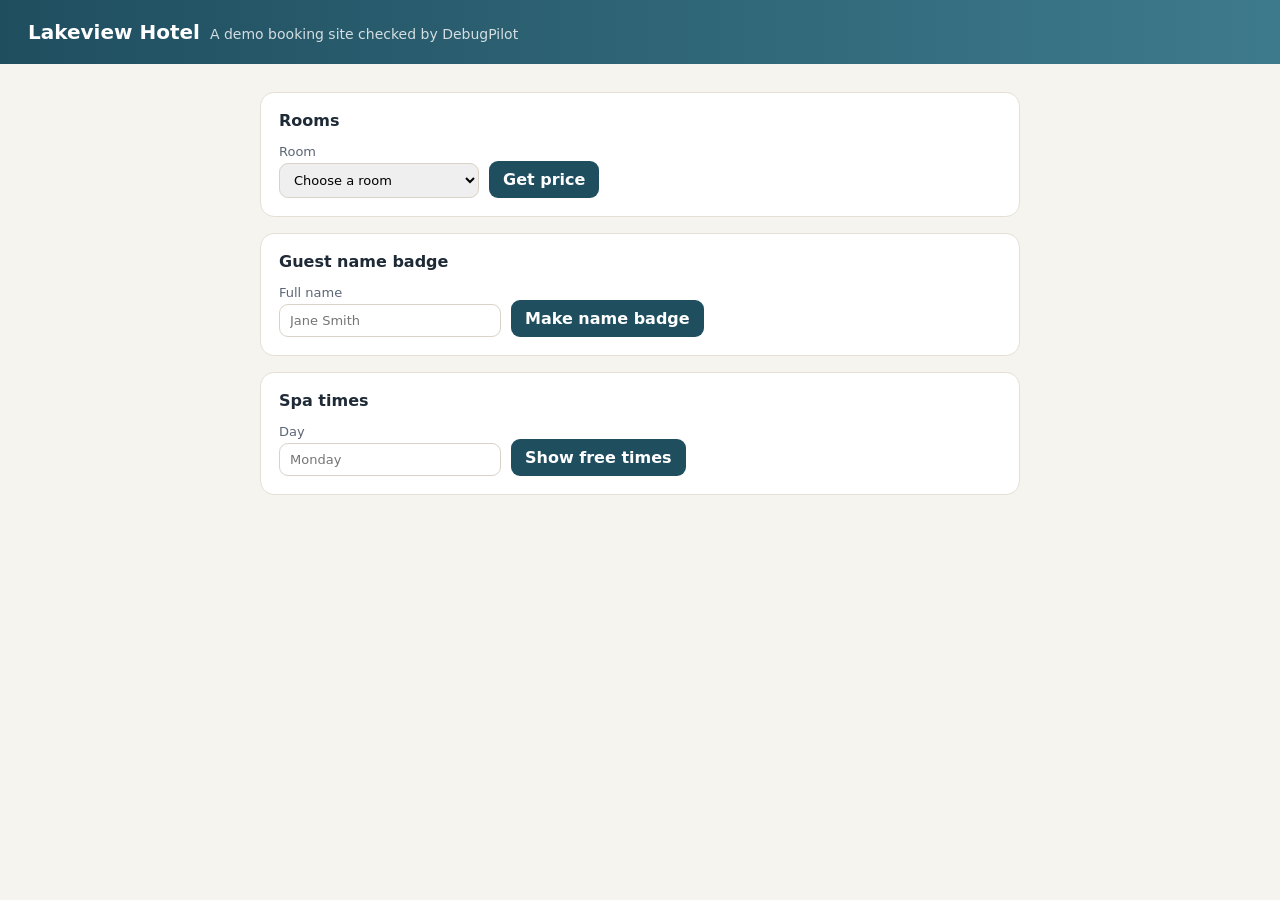
<file: demo-booking/index.html>
<!DOCTYPE html>
<html lang="en"><head><meta charset="utf-8"><meta name="viewport" content="width=device-width, initial-scale=1">
<title>Lakeview Hotel · DebugPilot demo site</title>
<style>
body{margin:0;font-family:system-ui,-apple-system,"Segoe UI",sans-serif;background:#f6f4ef;color:#1f2a37}
header{padding:20px 28px;background:linear-gradient(90deg,#1f4e5f,#3d7a8c);color:#fff}
header b{font-size:20px} header span{opacity:.8;margin-left:10px;font-size:14px}
main{max-width:760px;margin:0 auto;padding:28px;display:grid;gap:16px}
.card{background:#fff;border:1px solid #e5e0d6;border-radius:14px;padding:18px;display:flex;flex-wrap:wrap;gap:10px;align-items:end}
.card h2{width:100%;margin:0 0 4px;font-size:16px}
label{display:flex;flex-direction:column;gap:4px;font-size:13px;color:#5b6676}
input,select{font:inherit;padding:8px 10px;border:1px solid #d9d3c7;border-radius:9px;min-width:200px}
button{font:inherit;cursor:pointer;border:0;border-radius:9px;background:#1f4e5f;color:#fff;padding:9px 14px;font-weight:600}
.msg{min-height:22px;font-size:14px;color:#b3261e} .msg.ok{color:#1d7a46}
</style></head>
<body>
<header><b>Lakeview Hotel</b><span>A demo booking site checked by DebugPilot</span></header>
<main>
  <section class="card"><h2>Rooms</h2>
    <label>Room<select id="room"><option value="">Choose a room</option><option value="queen">Queen room</option><option value="king">King suite</option></select></label>
    <button id="price">Get price</button></section>
  <section class="card"><h2>Guest name badge</h2>
    <label>Full name<input id="name" placeholder="Jane Smith"></label>
    <button id="badge">Make name badge</button></section>
  <section class="card"><h2>Spa times</h2>
    <label>Day<input id="day" placeholder="Monday"></label>
    <button id="times">Show free times</button></section>
  <div id="msg" class="msg"></div>
</main>
<script src="booking.js"></script>
<script src="app.js"></script>
</body></html>
</file>
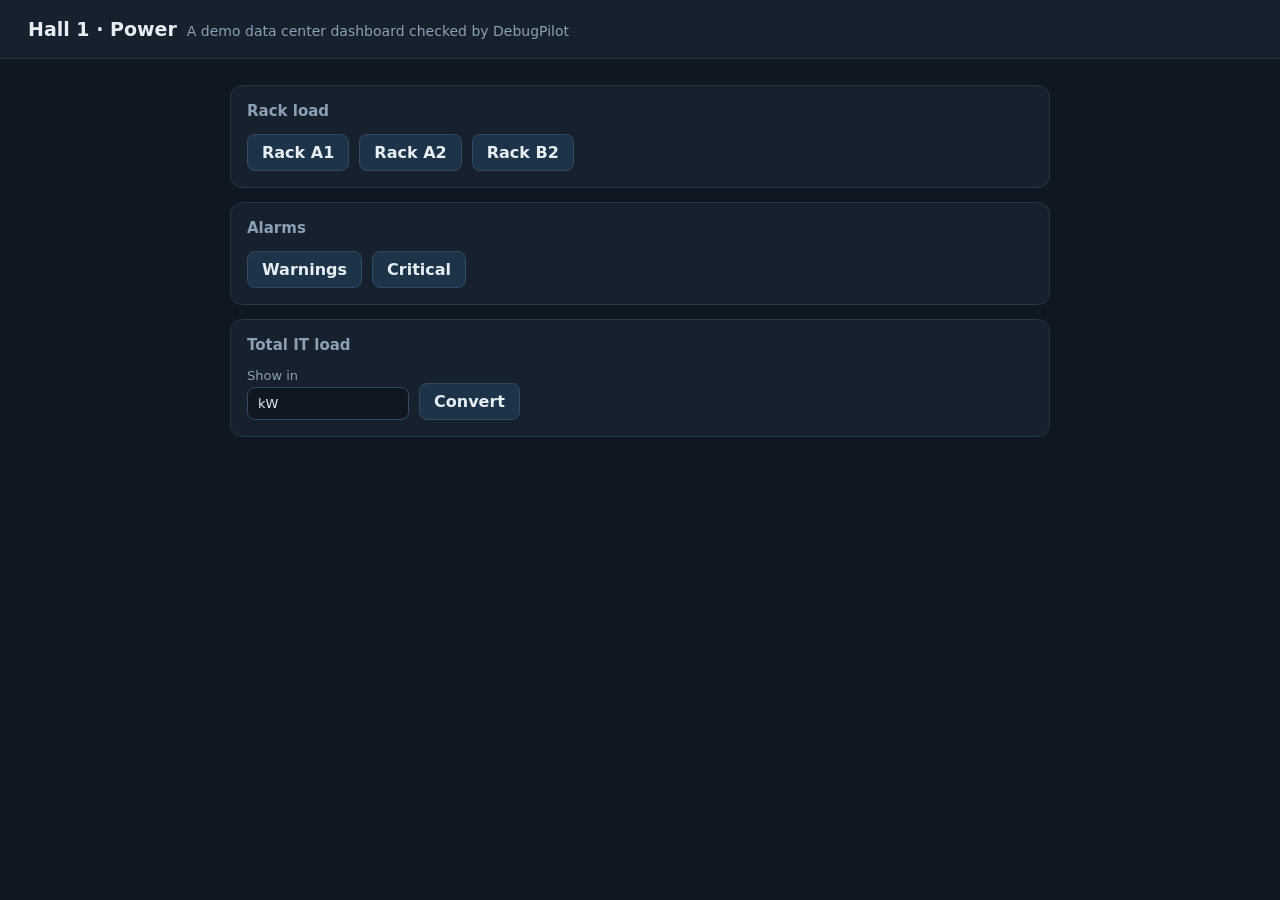
<file: demo-power/index.html>
<!DOCTYPE html>
<html lang="en"><head><meta charset="utf-8"><meta name="viewport" content="width=device-width, initial-scale=1">
<title>Power dashboard · DebugPilot demo site</title>
<style>
body{margin:0;font-family:system-ui,-apple-system,"Segoe UI",sans-serif;background:#0f1720;color:#e6edf3}
header{padding:18px 28px;background:#16212d;border-bottom:1px solid #263544}
header b{font-size:19px} header span{color:#8ba0b4;margin-left:10px;font-size:14px}
main{max-width:820px;margin:0 auto;padding:26px;display:grid;gap:14px}
.card{background:#16212d;border:1px solid #263544;border-radius:12px;padding:16px;display:flex;flex-wrap:wrap;gap:10px;align-items:end}
.card h2{width:100%;margin:0 0 4px;font-size:15px;color:#8ba0b4;font-weight:600}
button{font:inherit;cursor:pointer;border:1px solid #2f4a63;border-radius:8px;background:#1d3448;color:#e6edf3;padding:8px 14px;font-weight:600}
label{display:flex;flex-direction:column;gap:4px;font-size:13px;color:#8ba0b4}
input{font:inherit;padding:8px 10px;border:1px solid #2f4a63;border-radius:8px;background:#0f1720;color:#e6edf3;width:140px}
.msg{min-height:22px;font-size:14px;color:#ff8a7a} .msg.ok{color:#6fe0bf}
</style></head>
<body>
<header><b>Hall 1 · Power</b><span>A demo data center dashboard checked by DebugPilot</span></header>
<main>
  <section class="card"><h2>Rack load</h2><button data-rack="A1">Rack A1</button><button data-rack="A2">Rack A2</button><button data-rack="B2">Rack B2</button></section>
  <section class="card"><h2>Alarms</h2><button data-level="warning">Warnings</button><button data-level="critical">Critical</button></section>
  <section class="card"><h2>Total IT load</h2><label>Show in<input id="unit" value="kW"></label><button id="convert">Convert</button></section>
  <div id="msg" class="msg"></div>
</main>
<script src="power.js"></script>
<script src="app.js"></script>
</body></html>
</file>
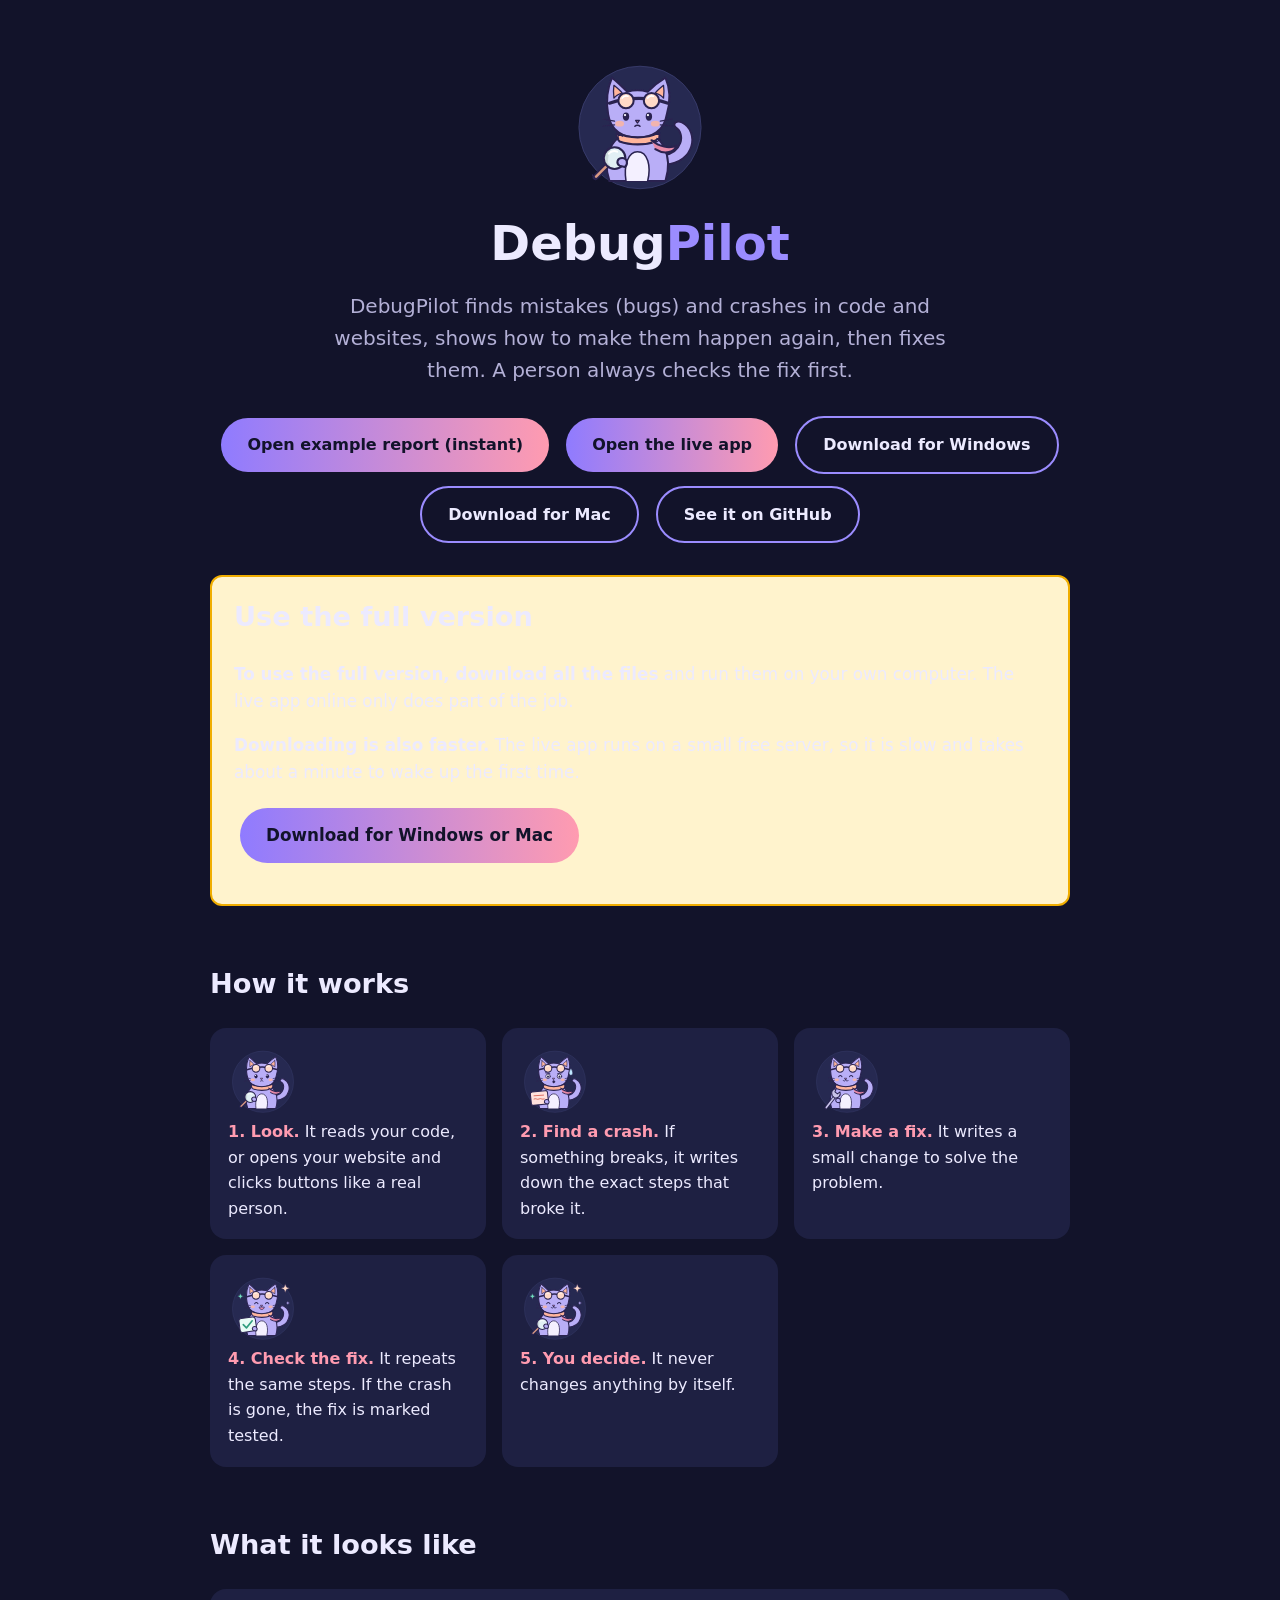
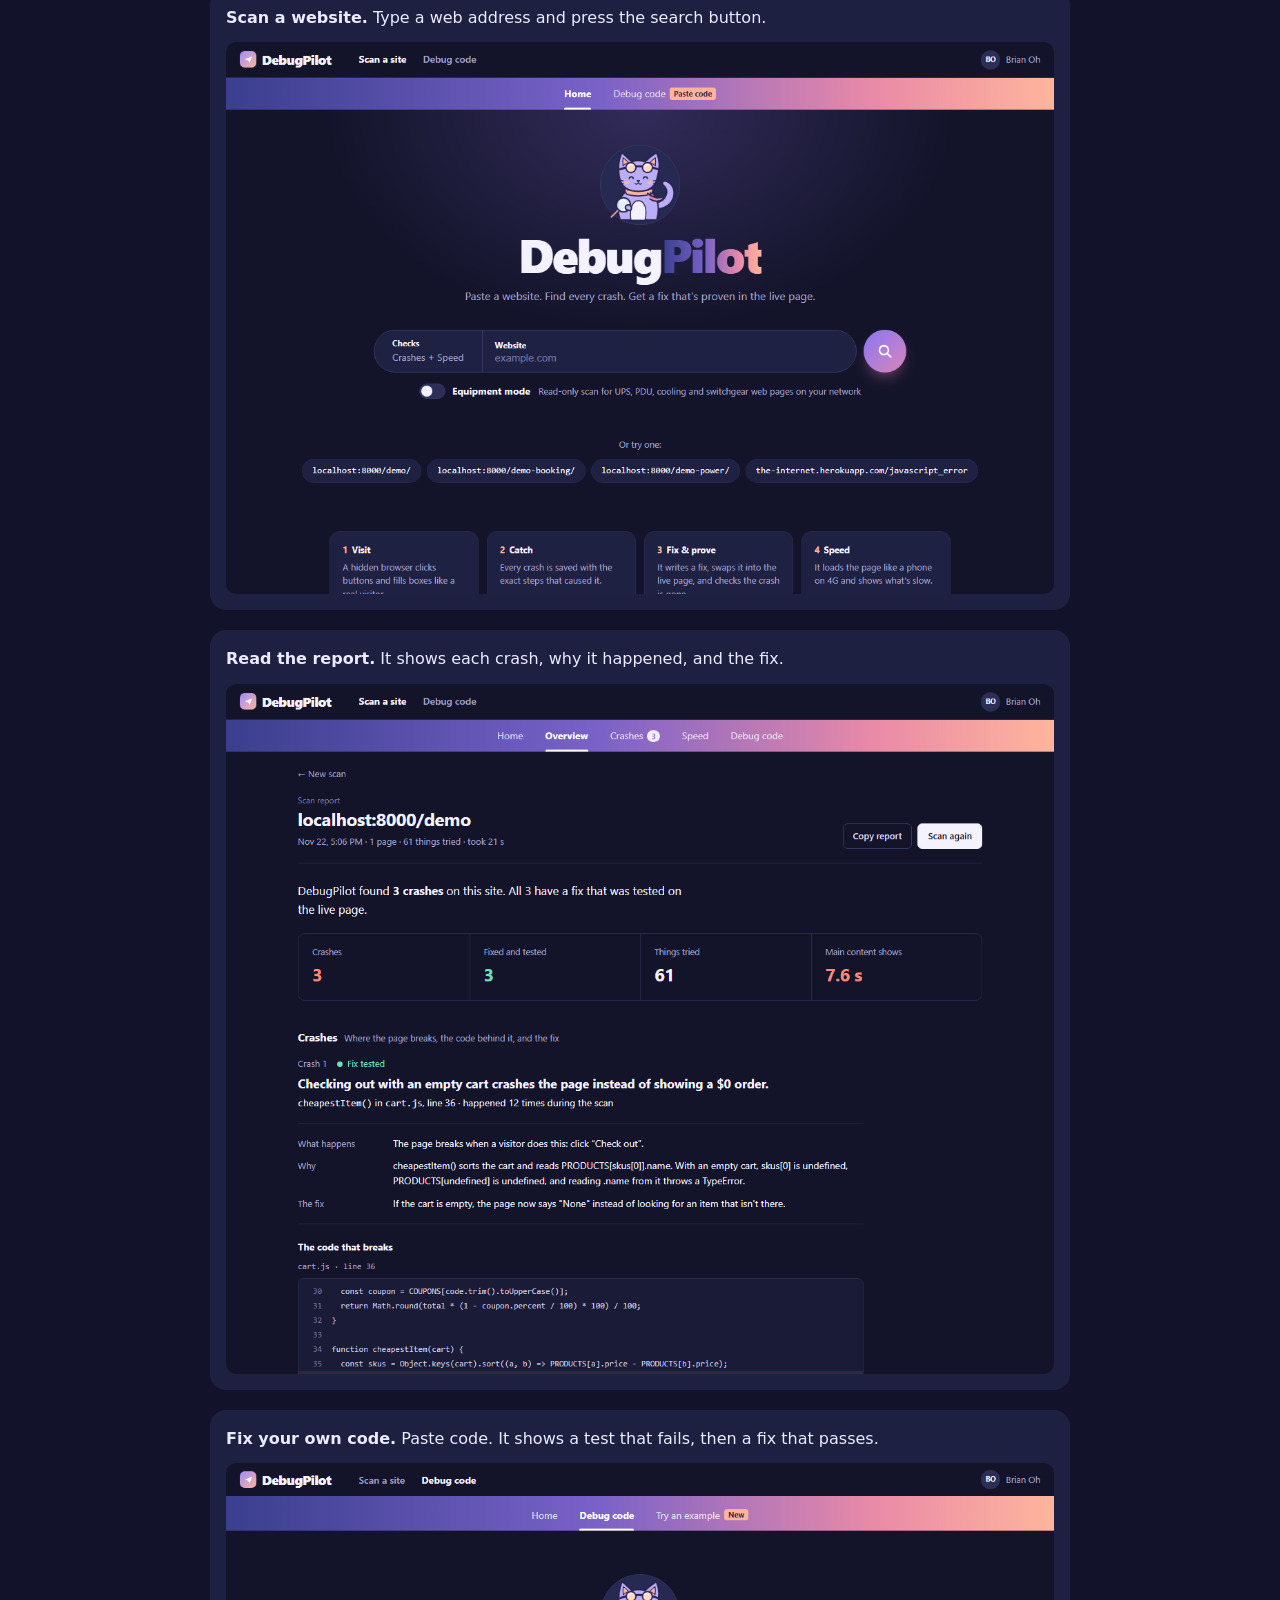
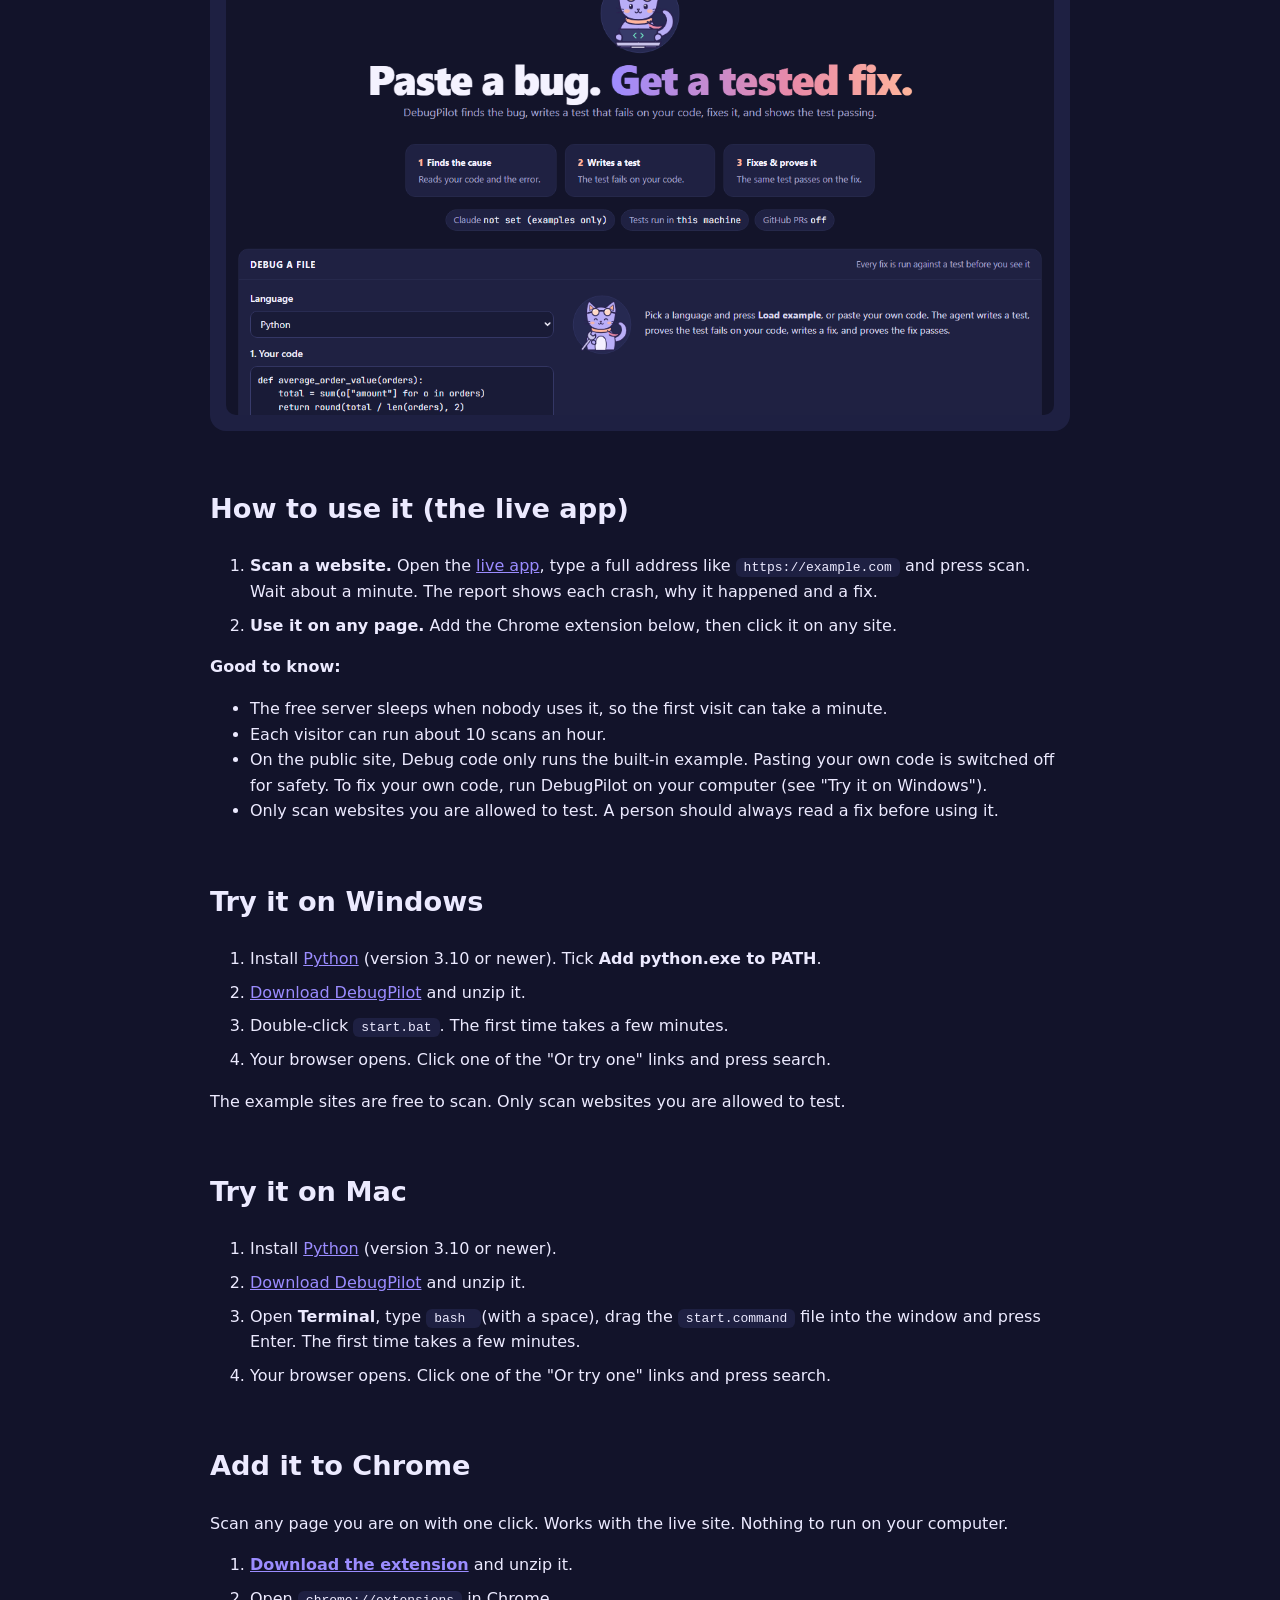
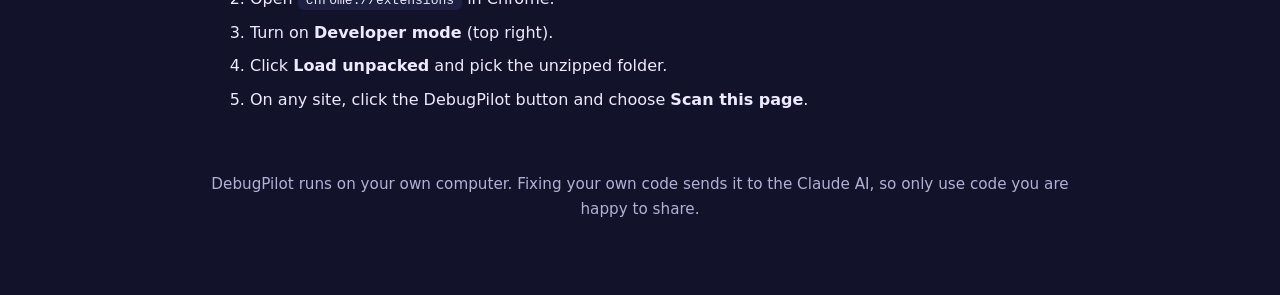
<file: docs/index.html>
<!doctype html>
<html lang="en">
<head>
<meta charset="utf-8">
<meta name="viewport" content="width=device-width, initial-scale=1">
<title>DebugPilot - finds bugs and fixes them</title>
<meta name="description" content="DebugPilot finds mistakes in code and websites, then fixes them. A person always checks the fix.">
<style>
  :root { --bg:#12132a; --card:#1e2042; --text:#eceaff; --soft:#b3b0d6; --accent:#9b8cff; --pink:#ff9bb0; }
  * { box-sizing: border-box; }
  body { margin:0; font-family: system-ui, "Segoe UI", Arial, sans-serif; background:var(--bg); color:var(--text); line-height:1.6; }
  main { max-width: 900px; margin: 0 auto; padding: 32px 20px 60px; }
  header { text-align:center; padding: 24px 0 8px; }
  header img { width:140px; }
  h1 { font-size: 3rem; margin: 8px 0; }
  h1 span { color: var(--accent); }
  h2 { margin-top: 56px; font-size: 1.7rem; }
  .lead { font-size:1.25rem; color:var(--soft); max-width:620px; margin:0 auto 24px; }
  .btn { display:inline-block; padding:14px 26px; border-radius:999px; font-weight:700; text-decoration:none; margin:6px; }
  .primary { background: linear-gradient(90deg,#8f7bff,#ff9bb0); color:#12132a; }
  .ghost { border:2px solid var(--accent); color:var(--text); }
  .steps { display:grid; grid-template-columns: repeat(auto-fit, minmax(240px,1fr)); gap:16px; padding:0; list-style:none; }
  .steps li { background:var(--card); border-radius:16px; padding:18px; }
  .steps img { width:70px; display:block; margin-bottom:6px; }
  .steps b { color:var(--pink); }
  .shot { background:var(--card); border-radius:16px; padding:16px; margin:20px 0; }
  .shot img { width:100%; border-radius:10px; display:block; }
  .shot p { margin:0 0 12px; }
  ol.try li { margin-bottom:8px; }
  code { background:var(--card); padding:2px 8px; border-radius:6px; }
  footer { text-align:center; color:var(--soft); margin-top:60px; font-size:.95rem; }
  a { color: var(--accent); }
</style>
</head>
<body>
<main>
  <header>
    <img src="img/cat-search.svg" alt="DebugPilot cat with a magnifying glass">
    <h1>Debug<span>Pilot</span></h1>
    <p class="lead">DebugPilot finds mistakes (bugs) and crashes in code and websites, shows how to make them happen again, then fixes them. A person always checks the fix first.</p>
    <a class="btn primary" href="report/">Open example report (instant)</a>
    <a class="btn primary" href="https://debugpilot-x4kn.onrender.com/scan">Open the live app</a>
    <a class="btn ghost" href="https://github.com/brianohjiho-web/debugpilot/archive/refs/heads/main.zip">Download for Windows</a>
    <a class="btn ghost" href="https://github.com/brianohjiho-web/debugpilot/archive/refs/heads/main.zip">Download for Mac</a>
    <a class="btn ghost" href="https://github.com/brianohjiho-web/debugpilot">See it on GitHub</a>
  </header>

  <div style="background:#fff3cd;border:2px solid #f0ad00;border-radius:12px;padding:18px 22px;margin:18px 0;font-size:1.05em"><h2 style="margin-top:0">Use the full version</h2><p><b>To use the full version, download all the files</b> and run them on your own computer. The live app online only does part of the job.</p><p><b>Downloading is also faster.</b> The live app runs on a small free server, so it is slow and takes about a minute to wake up the first time.</p><p><a class="btn primary" href="https://github.com/brianohjiho-web/debugpilot/archive/refs/heads/main.zip">Download for Windows or Mac</a></p></div>
  <h2>How it works</h2>
  <ul class="steps">
    <li><img src="img/cat-search.svg" alt=""><b>1. Look.</b> It reads your code, or opens your website and clicks buttons like a real person.</li>
    <li><img src="img/cat-oops.svg" alt=""><b>2. Find a crash.</b> If something breaks, it writes down the exact steps that broke it.</li>
    <li><img src="img/cat-wrench.svg" alt=""><b>3. Make a fix.</b> It writes a small change to solve the problem.</li>
    <li><img src="img/cat-fixed.svg" alt=""><b>4. Check the fix.</b> It repeats the same steps. If the crash is gone, the fix is marked tested.</li>
    <li><img src="img/cat-yay.svg" alt=""><b>5. You decide.</b> It never changes anything by itself.</li>
  </ul>

  <h2>What it looks like</h2>
  <div class="shot"><p><b>Scan a website.</b> Type a web address and press the search button.</p><img src="scan.png" alt="Scan page"></div>
  <div class="shot"><p><b>Read the report.</b> It shows each crash, why it happened, and the fix.</p><img src="report.png" alt="Report page"></div>
  <div class="shot"><p><b>Fix your own code.</b> Paste code. It shows a test that fails, then a fix that passes.</p><img src="debugger.png" alt="Debug code page"></div>

  <h2>How to use it (the live app)</h2>
  <ol class="try">
    <li><b>Scan a website.</b> Open the <a href="https://debugpilot-x4kn.onrender.com/scan">live app</a>, type a full address like <code>https://example.com</code> and press scan. Wait about a minute. The report shows each crash, why it happened and a fix.</li>
    <li><b>Use it on any page.</b> Add the Chrome extension below, then click it on any site.</li>
  </ol>
  <p><b>Good to know:</b></p>
  <ul>
    <li>The free server sleeps when nobody uses it, so the first visit can take a minute.</li>
    <li>Each visitor can run about 10 scans an hour.</li>
    <li>On the public site, Debug code only runs the built-in example. Pasting your own code is switched off for safety. To fix your own code, run DebugPilot on your computer (see "Try it on Windows").</li>
    <li>Only scan websites you are allowed to test. A person should always read a fix before using it.</li>
  </ul>
  <h2 id="try-it">Try it on Windows</h2>
  <ol class="try">
    <li>Install <a href="https://www.python.org/downloads/">Python</a> (version 3.10 or newer). Tick <b>Add python.exe to PATH</b>.</li>
    <li><a href="https://github.com/brianohjiho-web/debugpilot/archive/refs/heads/main.zip">Download DebugPilot</a> and unzip it.</li>
    <li>Double-click <code>start.bat</code>. The first time takes a few minutes.</li>
    <li>Your browser opens. Click one of the "Or try one" links and press search.</li>
  </ol>
  <p>The example sites are free to scan. Only scan websites you are allowed to test.</p>

  <h2>Try it on Mac</h2>
  <ol class="try">
    <li>Install <a href="https://www.python.org/downloads/">Python</a> (version 3.10 or newer).</li>
    <li><a href="https://github.com/brianohjiho-web/debugpilot/archive/refs/heads/main.zip">Download DebugPilot</a> and unzip it.</li>
    <li>Open <b>Terminal</b>, type <code>bash </code> (with a space), drag the <code>start.command</code> file into the window and press Enter. The first time takes a few minutes.</li>
    <li>Your browser opens. Click one of the "Or try one" links and press search.</li>
  </ol>
  <h2>Add it to Chrome</h2>
  <p>Scan any page you are on with one click. Works with the live site. Nothing to run on your computer.</p>
  <ol class="try">
    <li><a href="debugpilot-extension.zip"><b>Download the extension</b></a> and unzip it.</li>
    <li>Open <code>chrome://extensions</code> in Chrome.</li>
    <li>Turn on <b>Developer mode</b> (top right).</li>
    <li>Click <b>Load unpacked</b> and pick the unzipped folder.</li>
    <li>On any site, click the DebugPilot button and choose <b>Scan this page</b>.</li>
  </ol>

  <footer>
    <p>DebugPilot runs on your own computer. Fixing your own code sends it to the Claude AI, so only use code you are happy to share.</p>
  </footer>
</main>
</body>
</html>
</file>
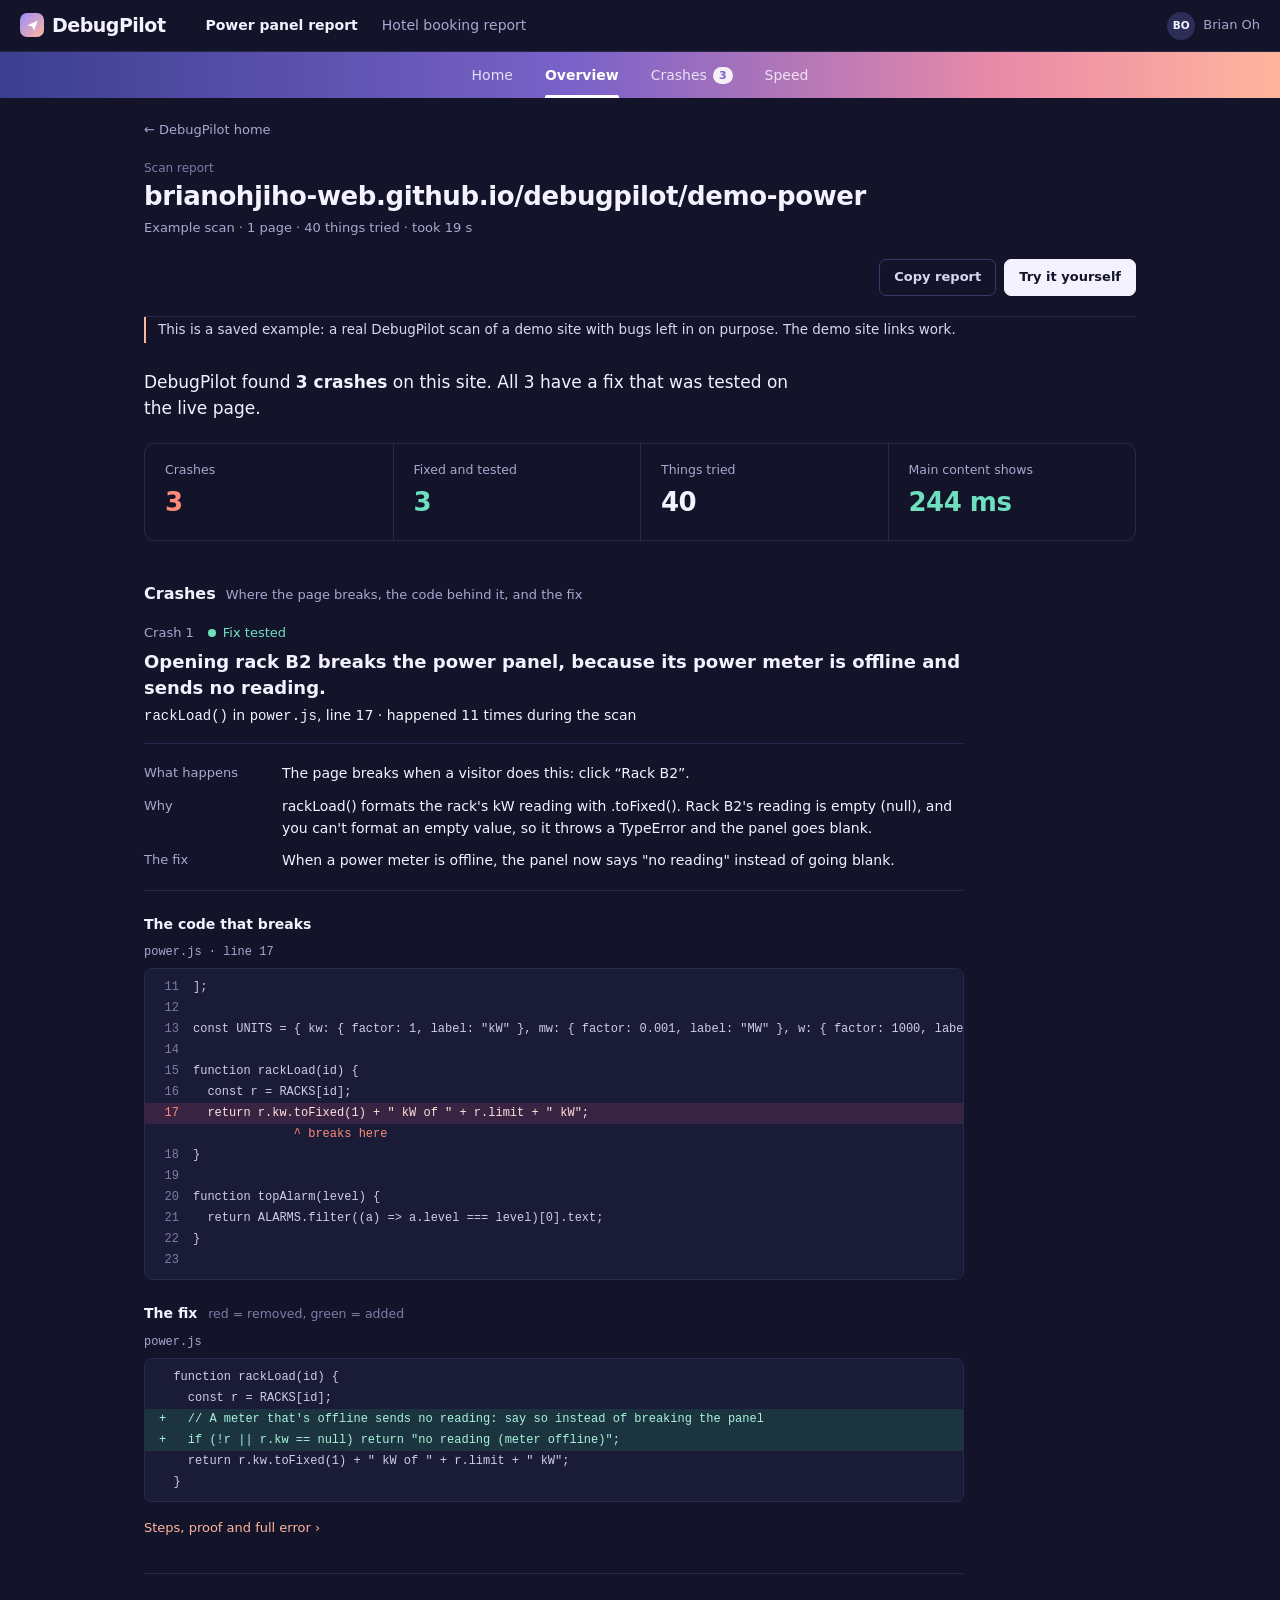
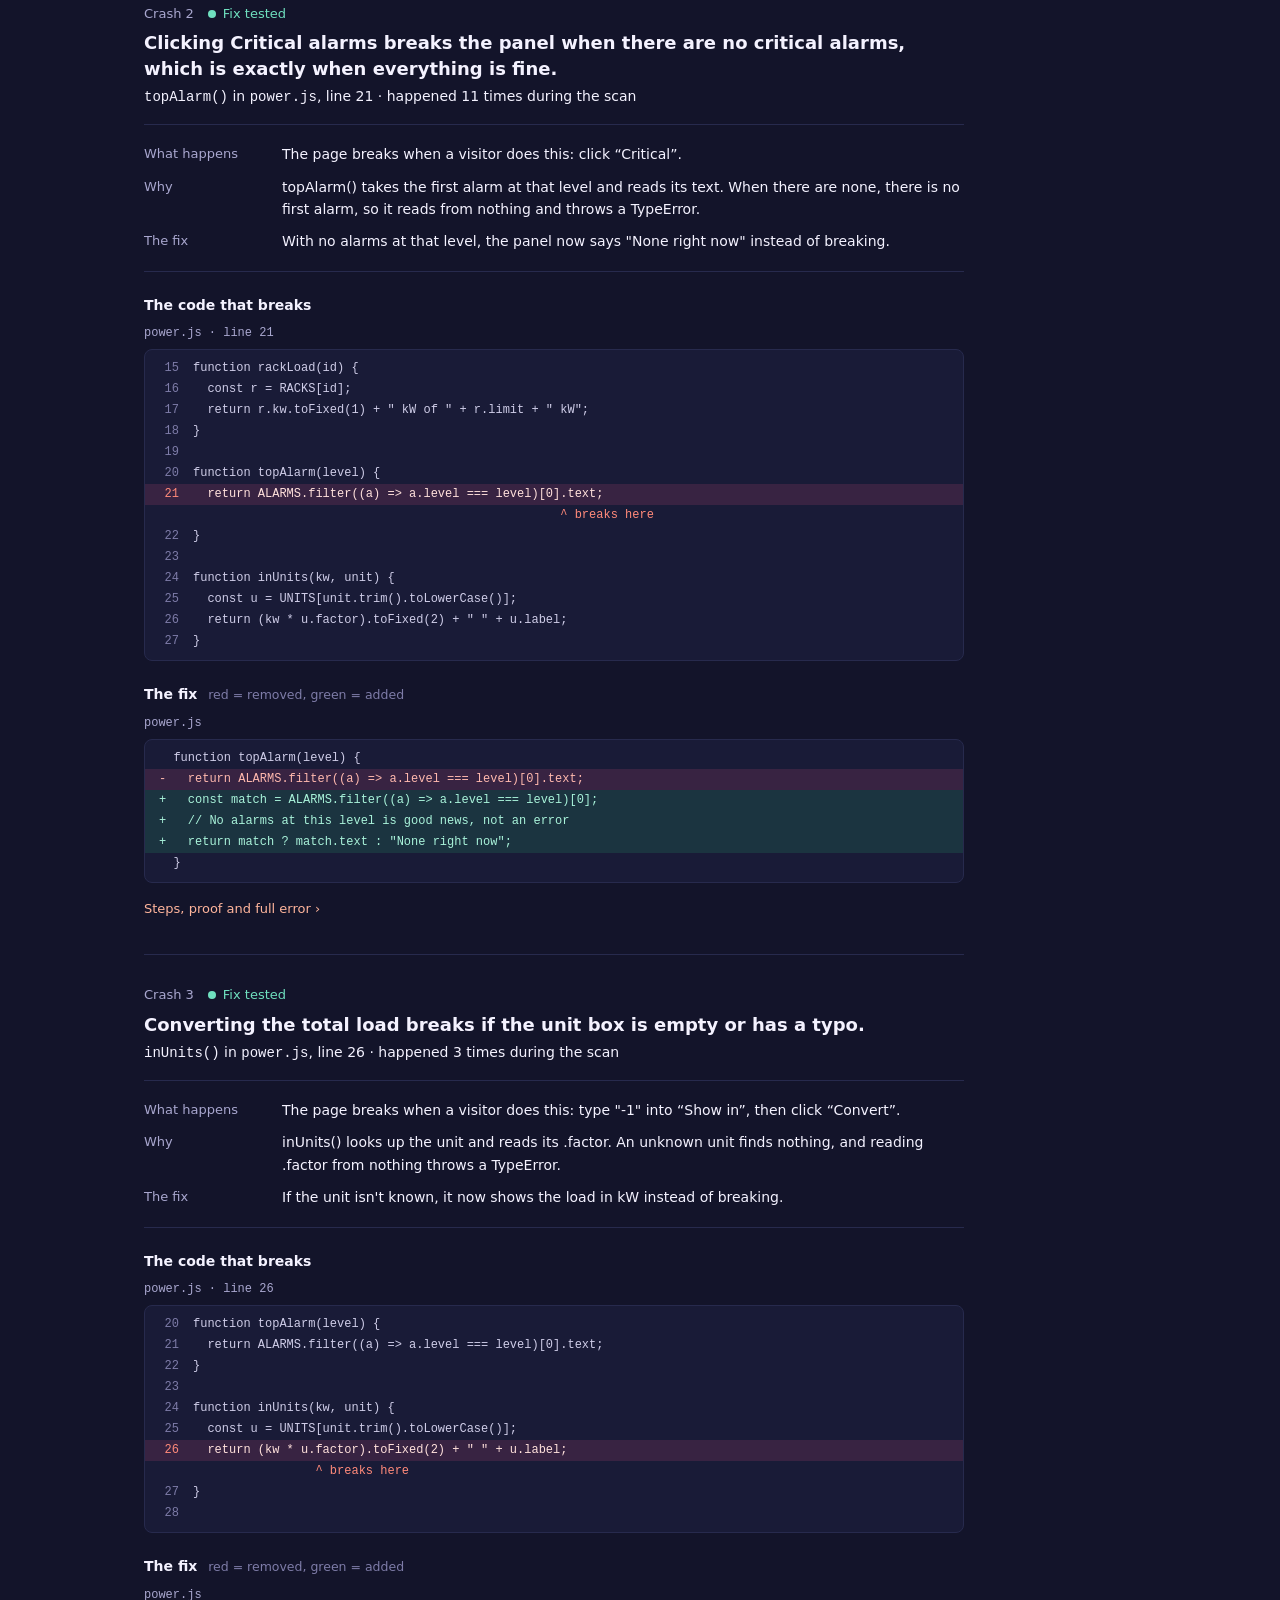
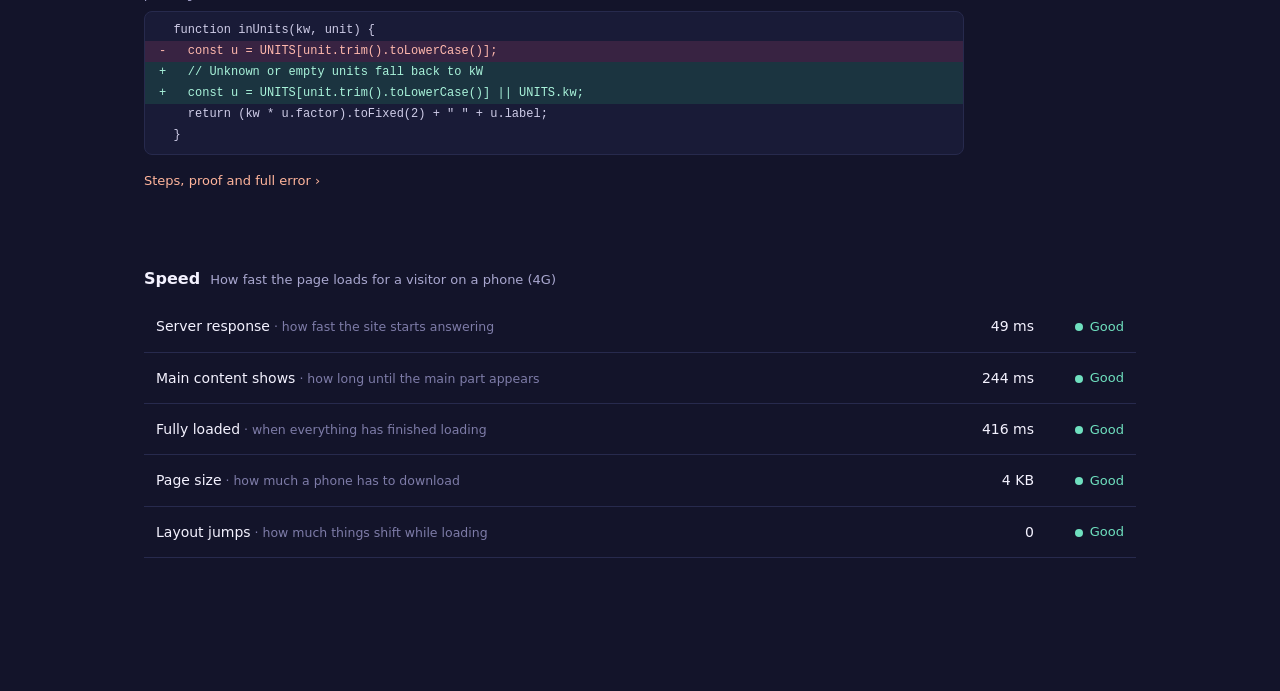
<file: docs/report/index.html>
<!DOCTYPE html>
<html lang="en">
<head>
<meta charset="utf-8">
<meta name="viewport" content="width=device-width, initial-scale=1">
<title>DebugPilot · Example report</title>
<link rel="stylesheet" href="theme.css">
<style>
/* Report page: flat, document-like. Color is used only for status. */
.wrap{max-width:1040px;margin:0 auto;padding:0 24px 96px}
.back{display:inline-block;color:var(--sub);font-size:13px;margin:22px 0 18px}
.back:hover{color:var(--text)}
h2.title{font-size:15px;margin:0 0 10px}

/* header */
.rhead{display:flex;gap:20px;align-items:flex-end;flex-wrap:wrap;padding-bottom:20px;border-bottom:1px solid var(--line-2)}
.rhead .k{font-size:12px;color:var(--dim);margin-bottom:2px}
.rhead h1{margin:0;font-size:26px;font-weight:700;letter-spacing:-.4px;word-break:break-all;line-height:1.25}
.rhead .meta{color:var(--sub);font-size:13px;margin-top:6px}
.rhead .acts{margin-left:auto;display:flex;gap:8px}
.b2{border:1px solid var(--line);background:none;border-radius:7px;padding:7px 14px;font-size:13px;font-weight:600;color:var(--body)}
.b2:hover{border-color:var(--sub);color:var(--text)}
.b2.main{background:var(--text);border-color:var(--text);color:var(--bg)}
.b2.main:hover{background:#fff}
.safe{display:inline-block;margin-top:8px;font-size:12px;color:var(--mint);border:1px solid var(--mint-line);border-radius:6px;padding:1px 8px}

/* overview */
.lead{font-size:17px;line-height:1.55;color:var(--text);margin:26px 0 22px;max-width:62ch}
.nums{display:grid;grid-template-columns:repeat(4,1fr);border:1px solid var(--line-2);border-radius:10px;margin-bottom:40px}
.nums div{padding:16px 20px;border-left:1px solid var(--line-2)} .nums div:first-child{border-left:0}
.nums span{display:block;font-size:12.5px;color:var(--sub)}
.nums b{display:block;font-size:26px;font-weight:700;letter-spacing:-.5px;margin-top:2px}
.sec{margin-bottom:40px}
.sec>h2{display:flex;align-items:baseline;gap:10px;font-size:16px;margin:0 0 10px;font-weight:700}
.sec>h2 small{font-size:13px;font-weight:400;color:var(--sub)}
.tbl{width:100%;border-collapse:collapse}
.tbl th{text-align:left;font-size:12px;font-weight:600;color:var(--dim);padding:0 12px 8px;border-bottom:1px solid var(--line-2)}
.tbl td{padding:14px 12px;border-bottom:1px solid var(--line-2);vertical-align:top}
.tbl tr.go{cursor:pointer} .tbl tr.go:hover td{background:var(--panel-2)}
.tbl .n{width:34px;color:var(--dim);font-variant-numeric:tabular-nums}
.tbl .t{font-weight:600;color:var(--text);line-height:1.45}
.tbl .w{font-family:var(--mono);font-size:12px;color:var(--sub);margin-top:3px}
.tbl .r{text-align:right;white-space:nowrap}
.tbl .arrow{color:var(--dim);width:20px;text-align:right}
.st{display:inline-flex;align-items:center;gap:7px;font-size:13px;white-space:nowrap}
.st::before{content:"";width:8px;height:8px;border-radius:50%;background:var(--coral)}
.st.good::before{background:var(--mint)} .st.ok::before{background:var(--peach)}
.st.good{color:var(--mint)} .st.poor{color:var(--coral)} .st.ok{color:var(--peach)}
.more{font-size:13px;color:var(--sub);border-top:1px solid var(--line-2);padding:12px 0}
.more summary{cursor:pointer;color:var(--body)} .more summary:hover{color:var(--text)}
.more ul{margin:10px 0 0;padding-left:18px;font-family:var(--mono);font-size:12px;word-break:break-all;color:var(--body)}
.nothing{display:flex;gap:18px;align-items:center;padding:20px 0}

/* loading */
.loading{padding:28px 26px;max-width:560px;margin:30px auto}
.loading h2{margin:0 0 4px;font-size:18px}
.lcat{float:right;width:96px;height:auto;margin:-8px -6px 0 12px}
@media (prefers-reduced-motion:no-preference){.lcat{animation:bob 1.6s ease-in-out infinite}}
@keyframes bob{50%{transform:translateY(-5px) rotate(-3deg)}}
.steps{list-style:none;margin:18px 0 0;padding:0;display:flex;flex-direction:column;gap:10px}
.steps li{display:flex;align-items:center;gap:10px;color:var(--dim)}
.steps li i{width:20px;height:20px;border-radius:50%;border:2px solid var(--line);flex:none;display:grid;place-items:center;font-style:normal;font-size:11px}
.steps li.done{color:var(--sub)} .steps li.done i{background:var(--mint);border-color:var(--mint);color:#13142a}
.steps li.now{color:var(--text);font-weight:600} .steps li.now i{border-color:var(--peach);border-top-color:transparent;animation:sp 1s linear infinite}
@keyframes sp{to{transform:rotate(360deg)}}
@media (prefers-reduced-motion:reduce){.steps li.now i{animation:none}}
.sub2{color:var(--sub);font-size:13px;margin-top:14px}

/* crash cards on the overview */
.card2{max-width:820px;padding:30px 0 34px;border-top:1px solid var(--line-2)} .card2:first-of-type{border-top:0;padding-top:6px}
.card2 .ct{margin:6px 0 4px;font-size:18px;line-height:1.4;font-weight:700}
.card2 .facts{margin-top:16px}
.pair .blk{margin-top:22px;min-width:0}
.blk h3 small{font-weight:400;margin-left:6px}
.morelink{display:inline-block;margin-top:16px;font-size:13px;color:var(--peach)} .morelink:hover{text-decoration:underline}
/* crashes: list + document */
.split{display:grid;grid-template-columns:250px minmax(0,1fr);gap:40px;align-items:start;margin-top:26px}
.clist{position:sticky;top:16px;display:flex;flex-direction:column;border-left:1px solid var(--line-2)}
.citem{text-align:left;border:0;background:none;padding:10px 0 10px 16px;margin-left:-1px;border-left:2px solid transparent;display:block;color:var(--sub)}
.citem:hover{color:var(--text)}
.citem.on{border-left-color:var(--text);color:var(--text)}
.citem .num{font-size:12px;display:flex;align-items:center;gap:8px}
.citem b{display:block;font-size:13.5px;line-height:1.4;font-weight:600;margin-top:2px}
.doc{max-width:720px}
.top1{display:flex;align-items:center;gap:14px;font-size:13px;color:var(--sub)}
.doc h2{margin:8px 0 6px;font-size:22px;line-height:1.35;letter-spacing:-.3px;font-weight:700}
.doc .loc{font-size:13px;color:var(--sub)}
.doc .loc code{font-family:var(--mono);font-size:12.5px;color:var(--body)}
.blk{margin-top:30px}
.blk h3{font-size:14px;font-weight:700;margin:0 0 8px;color:var(--text)}
.blk p{margin:0 0 8px;color:var(--body);line-height:1.65}
.blk ol{margin:0;padding-left:20px;color:var(--body)} .blk ol li{margin:4px 0;padding-left:4px}
.facts{display:grid;grid-template-columns:120px minmax(0,1fr);gap:10px 18px;margin-top:22px;padding:18px 0;border-top:1px solid var(--line-2);border-bottom:1px solid var(--line-2)}
.facts dt{color:var(--sub);font-size:13px;padding-top:1px}
.facts dd{margin:0;color:var(--text);line-height:1.6}
.note{border-left:2px solid var(--peach);padding:2px 0 2px 12px;color:var(--body);margin-top:18px;font-size:13.5px}
pre{margin:0;background:var(--panel-2);border:1px solid var(--line-2);border-radius:8px;padding:12px 14px;font:12px/1.65 var(--mono);color:#d2d0ec;overflow-x:auto;white-space:pre-wrap;word-break:break-word}
.file{font-family:var(--mono);font-size:12px;color:var(--sub);margin-bottom:6px}
.code,.diff{background:var(--panel-2);border:1px solid var(--line-2);border-radius:8px;padding:8px 0;font:12px/1.75 var(--mono);overflow-x:auto}
.cl{display:flex;white-space:pre;padding-right:14px}
.cl .ln{flex:none;width:48px;padding-right:14px;text-align:right;color:var(--dim);user-select:none}
.cl .cc{color:#cfcde8}
.cl.hit{background:var(--coral-bg)} .cl.hit .ln{color:var(--coral)} .cl.hit .cc{color:#ffe1dc}
.cl.mark .cc{color:var(--coral)}
.diff div{white-space:pre;padding:0 14px;color:#cfcde8} .diff .a{background:#1b3440;color:#a9f3da} .diff .d{background:#382342;color:#ffb9ae}
.proof{width:100%;border-collapse:collapse;font-size:13.5px;border:1px solid var(--line-2);border-radius:8px}
.proof td{padding:10px 14px;border-bottom:1px solid var(--line-2)} .proof tr:last-child td{border-bottom:0}
.proof td:first-child{color:var(--sub);width:42%}
.err-more{margin-top:30px;font-size:13px;color:var(--sub)}
.err-more summary{cursor:pointer} .err-more pre{margin-top:10px}
.nav2{display:flex;justify-content:space-between;margin-top:40px;padding-top:16px;border-top:1px solid var(--line-2);font-size:13px}
.nav2 a{color:var(--sub)} .nav2 a:hover{color:var(--text)}

/* speed */
.pages{display:flex;gap:6px;margin:26px 0 0;flex-wrap:wrap}
.pages button{border:1px solid var(--line-2);background:none;border-radius:6px;padding:4px 10px;font-size:12px;color:var(--sub)}
.pages button.on{color:var(--text);border-color:var(--sub)}
.hint{font-size:12.5px;color:var(--dim)}
.tips{margin:0;padding:0;list-style:none} .tips li{padding:12px 0;border-bottom:1px solid var(--line-2);color:var(--body)}
.two{display:grid;grid-template-columns:1fr 1fr;gap:40px}
.li{display:grid;grid-template-columns:minmax(0,1fr) 64px;gap:10px;align-items:center;padding:7px 0}
.li .nm{font-family:var(--mono);font-size:12px;color:var(--body);white-space:nowrap;overflow:hidden;text-overflow:ellipsis}
.li .tr{height:4px;border-radius:2px;background:var(--panel-3);margin-top:6px;overflow:hidden}
.li .tr i{display:block;height:100%;background:var(--sub)} .li .tr i.hot{background:var(--coral)}
.li .v{text-align:right;font-size:13px;font-variant-numeric:tabular-nums}
.empty{padding:40px 0;color:var(--sub)}
.err{padding:24px;color:var(--coral)}
@media (max-width:860px){.split,.two{grid-template-columns:1fr;gap:24px}.clist{position:static}.nums{grid-template-columns:1fr 1fr}.nums div:nth-child(3){border-left:0}.nums div:nth-child(n+3){border-top:1px solid var(--line-2)}.rhead .acts{margin-left:0}.facts{grid-template-columns:1fr;gap:2px}}
</style>
</head>
<body>
<header class="top">
  <a class="logo" href="../"><i><svg width="13" height="13" viewBox="0 0 16 16"><path d="M1.5 7.6 14.5 2 10 14.2 7.6 9.1z" fill="#fff"/></svg></i>DebugPilot</a>
  <nav class="tabs"><a href="?demo=power">Power panel report</a><a href="?demo=booking">Hotel booking report</a></nav>
  <div class="me"><b>BO</b>Brian Oh</div>
</header>
<nav class="subnav" id="subnav"></nav>
<main class="wrap" id="app"><div class="box loading"><h2>Loading…</h2></div></main>

<script>
const $ = id => document.getElementById(id);
const CAT_SEARCH = '<svg xmlns="http://www.w3.org/2000/svg" class="lcat" width="96" height="92" viewBox="0 0 220 210" role="img" aria-label="DebugPilot\'s cat searching with a magnifying glass">\n  <defs>\n    <filter id="hand" x="-5%" y="-5%" width="110%" height="110%">\n      <feTurbulence type="fractalNoise" baseFrequency="0.035" numOctaves="2" seed="7"/>\n      <feDisplacementMap in="SourceGraphic" scale="2.6"/>\n    </filter>\n  </defs>\n  <circle cx="110" cy="112" r="96" fill="#262951"/>\n  <circle cx="110" cy="112" r="96" fill="none" stroke="#383b6b" stroke-width="1.5"/>\n  <g filter="url(#hand)" stroke="#2a2350" stroke-width="3.2" stroke-linecap="round" stroke-linejoin="round">\n    <!-- tail -->\n    <path d="M150 170 C 196 168, 204 118, 176 104 C 168 100, 160 106, 166 112 C 182 122, 176 152, 146 156" fill="#b9aef7"/>\n    <!-- body -->\n    <path d="M62 196 C 50 160, 62 122, 104 118 C 146 116, 162 158, 150 196 Z" fill="#b9aef7"/>\n    <!-- belly patch -->\n    <path d="M88 196 C 84 170, 92 150, 106 150 C 122 150, 128 172, 122 196" fill="#f4f0ff" stroke-width="2.4"/>\n    <!-- head with ears -->\n    <path d="M60 92 C 56 70, 58 52, 66 34 C 76 42, 84 50, 90 56 C 100 53, 112 53, 122 56 C 130 48, 140 40, 150 34 C 158 52, 158 72, 152 92 C 148 118, 128 128, 106 128 C 84 128, 64 118, 60 92 Z" fill="#b9aef7"/>\n    <!-- inner ears -->\n    <path d="M69 46 C 74 50, 79 54, 82 58 C 76 60, 72 62, 69 66 C 68 58, 68 52, 69 46 Z" fill="#ffb59c" stroke-width="2"/>\n    <path d="M147 46 C 142 50, 137 54, 134 58 C 140 60, 144 62, 147 66 C 148 58, 148 52, 147 46 Z" fill="#ffb59c" stroke-width="2"/>\n    <!-- goggle strap and lenses, pushed up on the forehead -->\n    <path d="M62 74 C 90 64, 126 64, 154 74" fill="none" stroke-width="5" stroke="#2a2350"/>\n    <circle cx="88" cy="70" r="12" fill="#ffd9c7"/>\n    <circle cx="128" cy="70" r="12" fill="#ffd9c7"/>\n    <path d="M82 66 C 84 63, 88 62, 91 63" fill="none" stroke="#ffffff" stroke-width="2.4"/>\n    <path d="M122 66 C 124 63, 128 62, 131 63" fill="none" stroke="#ffffff" stroke-width="2.4"/>\n    <!-- eyes -->\n    <ellipse cx="88" cy="95" rx="5" ry="6.5" fill="#2a2350" stroke="none"/>\n    <ellipse cx="124" cy="95" rx="5" ry="6.5" fill="#2a2350" stroke="none"/>\n    <circle cx="86.5" cy="92.5" r="1.8" fill="#ffffff" stroke="none"/>\n    <circle cx="122.5" cy="92.5" r="1.8" fill="#ffffff" stroke="none"/>\n    <!-- cheeks -->\n    <ellipse cx="78" cy="106" rx="7" ry="4.5" fill="#ffb59c" stroke="none" opacity=".8"/>\n    <ellipse cx="134" cy="106" rx="7" ry="4.5" fill="#ffb59c" stroke="none" opacity=".8"/>\n    <!-- nose and mouth -->\n    <path d="M103 101 L 109 101 L 106 105 Z" fill="#e98aa8" stroke-width="2"/>\n    <path d="M102 110 C 104 108, 108 108, 110 110" fill="none" stroke-width="2.4"/>\n    <!-- whiskers -->\n    <path d="M70 102 L 52 99 M70 108 L 52 110 M142 102 L 160 99 M142 108 L 160 110" fill="none" stroke-width="2"/>\n    <!-- scarf -->\n    <path d="M74 120 C 92 130, 120 130, 140 120 C 142 126, 140 132, 136 134 C 118 140, 94 140, 78 134 C 74 130, 72 126, 74 120 Z" fill="#ffb59c"/>\n    <path d="M128 132 C 140 142, 156 146, 168 140 C 164 150, 150 156, 134 146" fill="#e98aa8"/>\n    <!-- magnifying glass in a paw -->\n    <path d="M58 172 L 40 190" fill="none" stroke-width="9" stroke="#2a2350"/><path d="M57 173 L 41 189" fill="none" stroke-width="4" stroke="#d99a83"/>\n    <circle cx="70" cy="160" r="17" fill="#e9fbf5" fill-opacity=".85"/>\n    <path d="M61 153 C 64 149, 70 148, 74 150" fill="none" stroke="#ffffff" stroke-width="3"/>\n    <path d="M78 172 C 72 168, 74 160, 82 160 C 90 160, 92 170, 86 174 Z" fill="#b9aef7"/>\n  </g>\n</svg>';
const CAT_YAY = '<svg xmlns="http://www.w3.org/2000/svg" width="84" height="80" style="flex:none" viewBox="0 0 220 210" role="img" aria-label="DebugPilot\'s cat cheering, nothing broke">\n  <defs>\n    <filter id="hand" x="-5%" y="-5%" width="110%" height="110%">\n      <feTurbulence type="fractalNoise" baseFrequency="0.035" numOctaves="2" seed="7"/>\n      <feDisplacementMap in="SourceGraphic" scale="2.6"/>\n    </filter>\n  </defs>\n  <circle cx="110" cy="112" r="96" fill="#262951"/>\n  <circle cx="110" cy="112" r="96" fill="none" stroke="#383b6b" stroke-width="1.5"/>\n  <g filter="url(#hand)" stroke="#2a2350" stroke-width="3.2" stroke-linecap="round" stroke-linejoin="round">\n    <!-- tail -->\n    <path d="M150 170 C 196 168, 204 118, 176 104 C 168 100, 160 106, 166 112 C 182 122, 176 152, 146 156" fill="#b9aef7"/>\n    <!-- body -->\n    <path d="M62 196 C 50 160, 62 122, 104 118 C 146 116, 162 158, 150 196 Z" fill="#b9aef7"/>\n    <!-- belly patch -->\n    <path d="M88 196 C 84 170, 92 150, 106 150 C 122 150, 128 172, 122 196" fill="#f4f0ff" stroke-width="2.4"/>\n    <!-- head with ears -->\n    <path d="M60 92 C 56 70, 58 52, 66 34 C 76 42, 84 50, 90 56 C 100 53, 112 53, 122 56 C 130 48, 140 40, 150 34 C 158 52, 158 72, 152 92 C 148 118, 128 128, 106 128 C 84 128, 64 118, 60 92 Z" fill="#b9aef7"/>\n    <!-- inner ears -->\n    <path d="M69 46 C 74 50, 79 54, 82 58 C 76 60, 72 62, 69 66 C 68 58, 68 52, 69 46 Z" fill="#ffb59c" stroke-width="2"/>\n    <path d="M147 46 C 142 50, 137 54, 134 58 C 140 60, 144 62, 147 66 C 148 58, 148 52, 147 46 Z" fill="#ffb59c" stroke-width="2"/>\n    <!-- goggle strap and lenses, pushed up on the forehead -->\n    <path d="M62 74 C 90 64, 126 64, 154 74" fill="none" stroke-width="5" stroke="#2a2350"/>\n    <circle cx="88" cy="70" r="12" fill="#ffd9c7"/>\n    <circle cx="128" cy="70" r="12" fill="#ffd9c7"/>\n    <path d="M82 66 C 84 63, 88 62, 91 63" fill="none" stroke="#ffffff" stroke-width="2.4"/>\n    <path d="M122 66 C 124 63, 128 62, 131 63" fill="none" stroke="#ffffff" stroke-width="2.4"/>\n    <!-- eyes -->\n    <path d="M84 96 C 86 91, 92 91, 94 96" fill="none" stroke-width="3.4"/>\n    <path d="M118 96 C 120 91, 126 91, 128 96" fill="none" stroke-width="3.4"/>\n    <!-- cheeks -->\n    <ellipse cx="78" cy="106" rx="7" ry="4.5" fill="#ffb59c" stroke="none" opacity=".8"/>\n    <ellipse cx="134" cy="106" rx="7" ry="4.5" fill="#ffb59c" stroke="none" opacity=".8"/>\n    <!-- nose and mouth -->\n    <path d="M103 101 L 109 101 L 106 105 Z" fill="#e98aa8" stroke-width="2"/>\n    <path d="M106 105 C 106 110, 100 112, 98 108 M106 105 C 106 110, 112 112, 114 108" fill="none" stroke-width="2.4"/>\n    <!-- whiskers -->\n    <path d="M70 102 L 52 99 M70 108 L 52 110 M142 102 L 160 99 M142 108 L 160 110" fill="none" stroke-width="2"/>\n    <!-- scarf -->\n    <path d="M74 120 C 92 130, 120 130, 140 120 C 142 126, 140 132, 136 134 C 118 140, 94 140, 78 134 C 74 130, 72 126, 74 120 Z" fill="#ffb59c"/>\n    <path d="M128 132 C 140 142, 156 146, 168 140 C 164 150, 150 156, 134 146" fill="#e98aa8"/>\n    <!-- magnifying glass in a paw -->\n    <path d="M58 172 L 40 190" fill="none" stroke-width="9" stroke="#2a2350"/><path d="M57 173 L 41 189" fill="none" stroke-width="4" stroke="#d99a83"/>\n    <circle cx="70" cy="160" r="17" fill="#e9fbf5" fill-opacity=".85"/>\n    <path d="M61 153 C 64 149, 70 148, 74 150" fill="none" stroke="#ffffff" stroke-width="3"/>\n    <path d="M78 172 C 72 168, 74 160, 82 160 C 90 160, 92 170, 86 174 Z" fill="#b9aef7"/>\n      <path d="M176 44 L 180 34 L 184 44 L 194 48 L 184 52 L 180 62 L 176 52 L 166 48 Z" fill="#ffd9c7" stroke-width="2"/>\n    <path d="M36 70 L 39 63 L 42 70 L 49 73 L 42 76 L 39 83 L 36 76 L 29 73 Z" fill="#6fe0bf" stroke-width="2"/>\n    <path d="M186 92 L 188 88 L 190 92 L 194 94 L 190 96 L 188 100 L 186 96 L 182 94 Z" fill="#b9aef7" stroke-width="1.6"/>\n  </g>\n</svg>';
const CAT_YAY_BIG = '<svg xmlns="http://www.w3.org/2000/svg" width="120" height="115" style="display:block;margin:0 auto 8px" viewBox="0 0 220 210" role="img" aria-label="DebugPilot\'s cat cheering, nothing broke">\n  <defs>\n    <filter id="hand" x="-5%" y="-5%" width="110%" height="110%">\n      <feTurbulence type="fractalNoise" baseFrequency="0.035" numOctaves="2" seed="7"/>\n      <feDisplacementMap in="SourceGraphic" scale="2.6"/>\n    </filter>\n  </defs>\n  <circle cx="110" cy="112" r="96" fill="#262951"/>\n  <circle cx="110" cy="112" r="96" fill="none" stroke="#383b6b" stroke-width="1.5"/>\n  <g filter="url(#hand)" stroke="#2a2350" stroke-width="3.2" stroke-linecap="round" stroke-linejoin="round">\n    <!-- tail -->\n    <path d="M150 170 C 196 168, 204 118, 176 104 C 168 100, 160 106, 166 112 C 182 122, 176 152, 146 156" fill="#b9aef7"/>\n    <!-- body -->\n    <path d="M62 196 C 50 160, 62 122, 104 118 C 146 116, 162 158, 150 196 Z" fill="#b9aef7"/>\n    <!-- belly patch -->\n    <path d="M88 196 C 84 170, 92 150, 106 150 C 122 150, 128 172, 122 196" fill="#f4f0ff" stroke-width="2.4"/>\n    <!-- head with ears -->\n    <path d="M60 92 C 56 70, 58 52, 66 34 C 76 42, 84 50, 90 56 C 100 53, 112 53, 122 56 C 130 48, 140 40, 150 34 C 158 52, 158 72, 152 92 C 148 118, 128 128, 106 128 C 84 128, 64 118, 60 92 Z" fill="#b9aef7"/>\n    <!-- inner ears -->\n    <path d="M69 46 C 74 50, 79 54, 82 58 C 76 60, 72 62, 69 66 C 68 58, 68 52, 69 46 Z" fill="#ffb59c" stroke-width="2"/>\n    <path d="M147 46 C 142 50, 137 54, 134 58 C 140 60, 144 62, 147 66 C 148 58, 148 52, 147 46 Z" fill="#ffb59c" stroke-width="2"/>\n    <!-- goggle strap and lenses, pushed up on the forehead -->\n    <path d="M62 74 C 90 64, 126 64, 154 74" fill="none" stroke-width="5" stroke="#2a2350"/>\n    <circle cx="88" cy="70" r="12" fill="#ffd9c7"/>\n    <circle cx="128" cy="70" r="12" fill="#ffd9c7"/>\n    <path d="M82 66 C 84 63, 88 62, 91 63" fill="none" stroke="#ffffff" stroke-width="2.4"/>\n    <path d="M122 66 C 124 63, 128 62, 131 63" fill="none" stroke="#ffffff" stroke-width="2.4"/>\n    <!-- eyes -->\n    <path d="M84 96 C 86 91, 92 91, 94 96" fill="none" stroke-width="3.4"/>\n    <path d="M118 96 C 120 91, 126 91, 128 96" fill="none" stroke-width="3.4"/>\n    <!-- cheeks -->\n    <ellipse cx="78" cy="106" rx="7" ry="4.5" fill="#ffb59c" stroke="none" opacity=".8"/>\n    <ellipse cx="134" cy="106" rx="7" ry="4.5" fill="#ffb59c" stroke="none" opacity=".8"/>\n    <!-- nose and mouth -->\n    <path d="M103 101 L 109 101 L 106 105 Z" fill="#e98aa8" stroke-width="2"/>\n    <path d="M106 105 C 106 110, 100 112, 98 108 M106 105 C 106 110, 112 112, 114 108" fill="none" stroke-width="2.4"/>\n    <!-- whiskers -->\n    <path d="M70 102 L 52 99 M70 108 L 52 110 M142 102 L 160 99 M142 108 L 160 110" fill="none" stroke-width="2"/>\n    <!-- scarf -->\n    <path d="M74 120 C 92 130, 120 130, 140 120 C 142 126, 140 132, 136 134 C 118 140, 94 140, 78 134 C 74 130, 72 126, 74 120 Z" fill="#ffb59c"/>\n    <path d="M128 132 C 140 142, 156 146, 168 140 C 164 150, 150 156, 134 146" fill="#e98aa8"/>\n    <!-- magnifying glass in a paw -->\n    <path d="M58 172 L 40 190" fill="none" stroke-width="9" stroke="#2a2350"/><path d="M57 173 L 41 189" fill="none" stroke-width="4" stroke="#d99a83"/>\n    <circle cx="70" cy="160" r="17" fill="#e9fbf5" fill-opacity=".85"/>\n    <path d="M61 153 C 64 149, 70 148, 74 150" fill="none" stroke="#ffffff" stroke-width="3"/>\n    <path d="M78 172 C 72 168, 74 160, 82 160 C 90 160, 92 170, 86 174 Z" fill="#b9aef7"/>\n      <path d="M176 44 L 180 34 L 184 44 L 194 48 L 184 52 L 180 62 L 176 52 L 166 48 Z" fill="#ffd9c7" stroke-width="2"/>\n    <path d="M36 70 L 39 63 L 42 70 L 49 73 L 42 76 L 39 83 L 36 76 L 29 73 Z" fill="#6fe0bf" stroke-width="2"/>\n    <path d="M186 92 L 188 88 L 190 92 L 194 94 L 190 96 L 188 100 L 186 96 L 182 94 Z" fill="#b9aef7" stroke-width="1.6"/>\n  </g>\n</svg>';
const esc = s => String(s ?? "").replace(/[&<>"']/g, c => ({"&":"&amp;","<":"&lt;",">":"&gt;",'"':"&quot;","'":"&#39;"}[c]));
const JOB = "example";
const REPORTS = {"power": {"url": "https://brianohjiho-web.github.io/debugpilot/demo-power/", "pages": ["https://brianohjiho-web.github.io/debugpilot/demo-power/"], "bugs": [{"id": 1, "key": "TypeError|rackLoad|https://brianohjiho-web.github.io/debugpilot/demo-power/power.js", "type": "TypeError", "message": "Cannot read properties of null (reading 'toFixed')", "stack": "TypeError: Cannot read properties of null (reading 'toFixed')\n    at rackLoad (https://brianohjiho-web.github.io/debugpilot/demo-power/power.js:17:15)\n    at b.onclick (https://brianohjiho-web.github.io/debugpilot/demo-power/app.js:2:115)", "frame": {"func": "rackLoad", "url": "https://brianohjiho-web.github.io/debugpilot/demo-power/power.js", "line": 17, "col": 15}, "page": "https://brianohjiho-web.github.io/debugpilot/demo-power/", "steps": [{"do": "open", "url": "https://brianohjiho-web.github.io/debugpilot/demo-power/"}, {"do": "click", "sel": "body > main:nth-of-type(1) > section:nth-of-type(1) > button:nth-of-type(3)", "label": "Rack B2", "submitsPost": false, "group": "body > main:nth-of-type(1) > section:nth-of-type(1)"}], "steps_text": ["Open https://brianohjiho-web.github.io/debugpilot/demo-power/", "Click \u201cRack B2\u201d"], "times": 11, "script": "https://brianohjiho-web.github.io/debugpilot/demo-power/power.js", "status": "proven", "window": "   11 | ];\n   12 | \n   13 | const UNITS = { kw: { factor: 1, label: \"kW\" }, mw: { factor: 0.001, label: \"MW\" }, w: { factor: 1000, label: \"W\" } };\n   14 | \n   15 | function rackLoad(id) {\n   16 |   const r = RACKS[id];\n   17 |   return r.kw.toFixed(1) + \" kW of \" + r.limit + \" kW\";\n   18 | }\n   19 | \n   20 | function topAlarm(level) {\n   21 |   return ALARMS.filter((a) => a.level === level)[0].text;\n   22 | }\n   23 | ", "window_start": 11, "reproduced": true, "fix": {"summary": "Opening rack B2 breaks the power panel, because its power meter is offline and sends no reading.", "root_cause": "rackLoad() formats the rack's kW reading with .toFixed(). Rack B2's reading is empty (null), and you can't format an empty value, so it throws a TypeError and the panel goes blank.", "next_steps": ["Show \"no reading\" when a meter is offline.", "Raise an alarm when a rack's meter stops reporting."], "fix_plain": "When a power meter is offline, the panel now says \"no reading\" instead of going blank.", "old_code": "function rackLoad(id) {\n  const r = RACKS[id];\n  return r.kw.toFixed(1) + \" kW of \" + r.limit + \" kW\";\n}", "new_code": "function rackLoad(id) {\n  const r = RACKS[id];\n  // A meter that's offline sends no reading: say so instead of breaking the panel\n  if (!r || r.kw == null) return \"no reading (meter offline)\";\n  return r.kw.toFixed(1) + \" kW of \" + r.limit + \" kW\";\n}", "confidence": 95, "mode": "demo"}, "after_errors": [], "note": ""}, {"id": 2, "key": "TypeError|topAlarm|https://brianohjiho-web.github.io/debugpilot/demo-power/power.js", "type": "TypeError", "message": "Cannot read properties of undefined (reading 'text')", "stack": "TypeError: Cannot read properties of undefined (reading 'text')\n    at topAlarm (https://brianohjiho-web.github.io/debugpilot/demo-power/power.js:21:52)\n    at b.onclick (https://brianohjiho-web.github.io/debugpilot/demo-power/app.js:3:98)", "frame": {"func": "topAlarm", "url": "https://brianohjiho-web.github.io/debugpilot/demo-power/power.js", "line": 21, "col": 52}, "page": "https://brianohjiho-web.github.io/debugpilot/demo-power/", "steps": [{"do": "open", "url": "https://brianohjiho-web.github.io/debugpilot/demo-power/"}, {"do": "click", "sel": "body > main:nth-of-type(1) > section:nth-of-type(2) > button:nth-of-type(2)", "label": "Critical", "submitsPost": false, "group": "body > main:nth-of-type(1) > section:nth-of-type(2)"}], "steps_text": ["Open https://brianohjiho-web.github.io/debugpilot/demo-power/", "Click \u201cCritical\u201d"], "times": 11, "script": "https://brianohjiho-web.github.io/debugpilot/demo-power/power.js", "status": "proven", "window": "   15 | function rackLoad(id) {\n   16 |   const r = RACKS[id];\n   17 |   return r.kw.toFixed(1) + \" kW of \" + r.limit + \" kW\";\n   18 | }\n   19 | \n   20 | function topAlarm(level) {\n   21 |   return ALARMS.filter((a) => a.level === level)[0].text;\n   22 | }\n   23 | \n   24 | function inUnits(kw, unit) {\n   25 |   const u = UNITS[unit.trim().toLowerCase()];\n   26 |   return (kw * u.factor).toFixed(2) + \" \" + u.label;\n   27 | }", "window_start": 15, "reproduced": true, "fix": {"summary": "Clicking Critical alarms breaks the panel when there are no critical alarms, which is exactly when everything is fine.", "root_cause": "topAlarm() takes the first alarm at that level and reads its text. When there are none, there is no first alarm, so it reads from nothing and throws a TypeError.", "next_steps": ["Show \"None right now\" when there are no alarms at that level.", "Keep a test for the no-alarm case."], "fix_plain": "With no alarms at that level, the panel now says \"None right now\" instead of breaking.", "old_code": "function topAlarm(level) {\n  return ALARMS.filter((a) => a.level === level)[0].text;\n}", "new_code": "function topAlarm(level) {\n  const match = ALARMS.filter((a) => a.level === level)[0];\n  // No alarms at this level is good news, not an error\n  return match ? match.text : \"None right now\";\n}", "confidence": 92, "mode": "demo"}, "after_errors": [], "note": ""}, {"id": 3, "key": "TypeError|inUnits|https://brianohjiho-web.github.io/debugpilot/demo-power/power.js", "type": "TypeError", "message": "Cannot read properties of undefined (reading 'factor')", "stack": "TypeError: Cannot read properties of undefined (reading 'factor')\n    at inUnits (https://brianohjiho-web.github.io/debugpilot/demo-power/power.js:26:18)\n    at document.getElementById.onclick (https://brianohjiho-web.github.io/debugpilot/demo-power/app.js:4:77)", "frame": {"func": "inUnits", "url": "https://brianohjiho-web.github.io/debugpilot/demo-power/power.js", "line": 26, "col": 18}, "page": "https://brianohjiho-web.github.io/debugpilot/demo-power/", "steps": [{"do": "open", "url": "https://brianohjiho-web.github.io/debugpilot/demo-power/"}, {"do": "fill", "sel": "#unit", "label": "Show in", "value": "-1"}, {"do": "click", "sel": "#convert", "label": "Convert", "submitsPost": false, "group": "body > main:nth-of-type(1) > section:nth-of-type(3)"}], "steps_text": ["Open https://brianohjiho-web.github.io/debugpilot/demo-power/", "Type \"-1\" into \u201cShow in\u201d", "Click \u201cConvert\u201d"], "times": 3, "script": "https://brianohjiho-web.github.io/debugpilot/demo-power/power.js", "status": "proven", "window": "   20 | function topAlarm(level) {\n   21 |   return ALARMS.filter((a) => a.level === level)[0].text;\n   22 | }\n   23 | \n   24 | function inUnits(kw, unit) {\n   25 |   const u = UNITS[unit.trim().toLowerCase()];\n   26 |   return (kw * u.factor).toFixed(2) + \" \" + u.label;\n   27 | }\n   28 | ", "window_start": 20, "reproduced": true, "fix": {"summary": "Converting the total load breaks if the unit box is empty or has a typo.", "root_cause": "inUnits() looks up the unit and reads its .factor. An unknown unit finds nothing, and reading .factor from nothing throws a TypeError.", "next_steps": ["Fall back to kW for unknown units.", "Use a dropdown (kW, MW, W) instead of a text box."], "fix_plain": "If the unit isn't known, it now shows the load in kW instead of breaking.", "old_code": "function inUnits(kw, unit) {\n  const u = UNITS[unit.trim().toLowerCase()];\n  return (kw * u.factor).toFixed(2) + \" \" + u.label;\n}", "new_code": "function inUnits(kw, unit) {\n  // Unknown or empty units fall back to kW\n  const u = UNITS[unit.trim().toLowerCase()] || UNITS.kw;\n  return (kw * u.factor).toFixed(2) + \" \" + u.label;\n}", "confidence": 92, "mode": "demo"}, "after_errors": [], "note": ""}], "console": [], "failed": [], "tries": 40, "mode": "demo", "equipment_mode": false, "speed": [{"url": "https://brianohjiho-web.github.io/debugpilot/demo-power/", "network": "Phone on 4G (150 ms delay, 1.6 Mbps)", "metrics": [{"label": "Server response", "value": 49.19999999999709, "unit": "ms", "grade": "good", "help": "Time until the server starts answering"}, {"label": "Main content shows", "value": 244, "unit": "ms", "grade": "good", "help": "When the biggest thing on screen appears (LCP)"}, {"label": "Fully loaded", "value": 415.5, "unit": "ms", "grade": "good", "help": "When the browser finished loading the page"}, {"label": "Page size", "value": 4232, "unit": "bytes", "grade": "good", "help": "3 downloads in total"}, {"label": "Layout jumps", "value": 0, "unit": "", "grade": "good", "help": "How much things move around while loading (CLS)"}], "tips": [], "slowest": [{"url": "https://brianohjiho-web.github.io/debugpilot/demo-power/", "type": "document", "ms": 217, "bytes": 2152, "name": "127.0.0.1:8013/demo-power/"}, {"url": "https://brianohjiho-web.github.io/debugpilot/demo-power/app.js", "type": "script", "ms": 191, "bytes": 932, "name": "127.0.0.1:8013/demo-power/app.js"}, {"url": "https://brianohjiho-web.github.io/debugpilot/demo-power/power.js", "type": "script", "ms": 180, "bytes": 1148, "name": "127.0.0.1:8013/demo-power/power.js"}], "biggest": [{"url": "https://brianohjiho-web.github.io/debugpilot/demo-power/", "type": "document", "ms": 217, "bytes": 2152, "name": "127.0.0.1:8013/demo-power/"}, {"url": "https://brianohjiho-web.github.io/debugpilot/demo-power/power.js", "type": "script", "ms": 180, "bytes": 1148, "name": "127.0.0.1:8013/demo-power/power.js"}, {"url": "https://brianohjiho-web.github.io/debugpilot/demo-power/app.js", "type": "script", "ms": 191, "bytes": 932, "name": "127.0.0.1:8013/demo-power/app.js"}], "requests": 3, "bytes": 4232}], "blocked": [], "seconds": 18.5}, "booking": {"url": "https://brianohjiho-web.github.io/debugpilot/demo-booking/", "pages": ["https://brianohjiho-web.github.io/debugpilot/demo-booking/"], "bugs": [{"id": 1, "key": "TypeError|guestInitials|https://brianohjiho-web.github.io/debugpilot/demo-booking/booking.js", "type": "TypeError", "message": "Cannot read properties of undefined (reading 'toUpperCase')", "stack": "TypeError: Cannot read properties of undefined (reading 'toUpperCase')\n    at guestInitials (https://brianohjiho-web.github.io/debugpilot/demo-booking/booking.js:19:22)\n    at document.getElementById.onclick (https://brianohjiho-web.github.io/debugpilot/demo-booking/app.js:3:72)", "frame": {"func": "guestInitials", "url": "https://brianohjiho-web.github.io/debugpilot/demo-booking/booking.js", "line": 19, "col": 22}, "page": "https://brianohjiho-web.github.io/debugpilot/demo-booking/", "steps": [{"do": "open", "url": "https://brianohjiho-web.github.io/debugpilot/demo-booking/"}, {"do": "click", "sel": "#badge", "label": "Make name badge", "submitsPost": false, "group": "body > main:nth-of-type(1) > section:nth-of-type(2)"}], "steps_text": ["Open https://brianohjiho-web.github.io/debugpilot/demo-booking/", "Click \u201cMake name badge\u201d"], "times": 8, "script": "https://brianohjiho-web.github.io/debugpilot/demo-booking/booking.js", "status": "proven", "window": "   13 | function priceFor(roomId) {\n   14 |   return ROOMS[roomId].price;\n   15 | }\n   16 | \n   17 | function guestInitials(fullName) {\n   18 |   const parts = fullName.trim().split(\" \");\n   19 |   return parts[0][0].toUpperCase() + parts[1][0].toUpperCase();\n   20 | }\n   21 | \n   22 | function freeTimes(day) {\n   23 |   return SLOTS[day.trim().toLowerCase().slice(0, 3)].filter((t) => t !== \"12:00\");\n   24 | }\n   25 | ", "window_start": 13, "reproduced": true, "fix": {"summary": "Making a name badge breaks when the name is empty or only one word, like \"Cher\".", "root_cause": "guestInitials() always reads the first letter of the second word. With one word (or none) there is no second word, so it reads from nothing and throws a TypeError.", "next_steps": ["Use whatever name parts exist instead of assuming two.", "Ask for a name before making a badge."], "fix_plain": "The badge now works for any name, even one word, and shows nothing if the box is empty.", "old_code": "function guestInitials(fullName) {\n  const parts = fullName.trim().split(\" \");\n  return parts[0][0].toUpperCase() + parts[1][0].toUpperCase();\n}", "new_code": "function guestInitials(fullName) {\n  const parts = fullName.trim().split(/\\s+/).filter(Boolean);\n  // Works for empty names and one-word names too\n  return parts.slice(0, 2).map((p) => p[0].toUpperCase()).join(\"\");\n}", "confidence": 92, "mode": "demo"}, "after_errors": [], "note": ""}, {"id": 2, "key": "TypeError|freeTimes|https://brianohjiho-web.github.io/debugpilot/demo-booking/booking.js", "type": "TypeError", "message": "Cannot read properties of undefined (reading 'filter')", "stack": "TypeError: Cannot read properties of undefined (reading 'filter')\n    at freeTimes (https://brianohjiho-web.github.io/debugpilot/demo-booking/booking.js:23:54)\n    at document.getElementById.onclick (https://brianohjiho-web.github.io/debugpilot/demo-booking/app.js:4:72)", "frame": {"func": "freeTimes", "url": "https://brianohjiho-web.github.io/debugpilot/demo-booking/booking.js", "line": 23, "col": 54}, "page": "https://brianohjiho-web.github.io/debugpilot/demo-booking/", "steps": [{"do": "open", "url": "https://brianohjiho-web.github.io/debugpilot/demo-booking/"}, {"do": "click", "sel": "#times", "label": "Show free times", "submitsPost": false, "group": "body > main:nth-of-type(1) > section:nth-of-type(3)"}], "steps_text": ["Open https://brianohjiho-web.github.io/debugpilot/demo-booking/", "Click \u201cShow free times\u201d"], "times": 8, "script": "https://brianohjiho-web.github.io/debugpilot/demo-booking/booking.js", "status": "proven", "window": "   17 | function guestInitials(fullName) {\n   18 |   const parts = fullName.trim().split(\" \");\n   19 |   return parts[0][0].toUpperCase() + parts[1][0].toUpperCase();\n   20 | }\n   21 | \n   22 | function freeTimes(day) {\n   23 |   return SLOTS[day.trim().toLowerCase().slice(0, 3)].filter((t) => t !== \"12:00\");\n   24 | }\n   25 | ", "window_start": 17, "reproduced": true, "fix": {"summary": "Showing spa times breaks when the day box is empty, misspelled, or a day with no times.", "root_cause": "freeTimes() looks up the day's time slots and calls .filter on them. For an unknown day there are no slots, so it calls .filter on nothing and throws a TypeError.", "next_steps": ["Treat unknown days as having no free times.", "Show a message like \"No times that day\" when the list is empty."], "fix_plain": "If the day isn't known, the page shows no times instead of breaking.", "old_code": "function freeTimes(day) {\n  return SLOTS[day.trim().toLowerCase().slice(0, 3)].filter((t) => t !== \"12:00\");\n}", "new_code": "function freeTimes(day) {\n  // Days without spa times (or a typo) give an empty list instead of a crash\n  const slots = SLOTS[day.trim().toLowerCase().slice(0, 3)] || [];\n  return slots.filter((t) => t !== \"12:00\");\n}", "confidence": 92, "mode": "demo"}, "after_errors": [], "note": ""}, {"id": 3, "key": "TypeError|priceFor|https://brianohjiho-web.github.io/debugpilot/demo-booking/booking.js", "type": "TypeError", "message": "Cannot read properties of undefined (reading 'price')", "stack": "TypeError: Cannot read properties of undefined (reading 'price')\n    at priceFor (https://brianohjiho-web.github.io/debugpilot/demo-booking/booking.js:14:24)\n    at document.getElementById.onclick (https://brianohjiho-web.github.io/debugpilot/demo-booking/app.js:2:78)", "frame": {"func": "priceFor", "url": "https://brianohjiho-web.github.io/debugpilot/demo-booking/booking.js", "line": 14, "col": 24}, "page": "https://brianohjiho-web.github.io/debugpilot/demo-booking/", "steps": [{"do": "open", "url": "https://brianohjiho-web.github.io/debugpilot/demo-booking/"}, {"do": "click", "sel": "#price", "label": "Get price", "submitsPost": false, "group": "body > main:nth-of-type(1) > section:nth-of-type(1)"}], "steps_text": ["Open https://brianohjiho-web.github.io/debugpilot/demo-booking/", "Click \u201cGet price\u201d"], "times": 5, "script": "https://brianohjiho-web.github.io/debugpilot/demo-booking/booking.js", "status": "proven", "window": "    8 |   mon: [\"9:00\", \"11:00\", \"15:00\"],\n    9 |   tue: [\"10:00\", \"14:00\"],\n   10 |   fri: [\"9:00\", \"16:00\"],\n   11 | };\n   12 | \n   13 | function priceFor(roomId) {\n   14 |   return ROOMS[roomId].price;\n   15 | }\n   16 | \n   17 | function guestInitials(fullName) {\n   18 |   const parts = fullName.trim().split(\" \");\n   19 |   return parts[0][0].toUpperCase() + parts[1][0].toUpperCase();\n   20 | }", "window_start": 8, "reproduced": true, "fix": {"summary": "Pressing Get price before choosing a room breaks the page.", "root_cause": "priceFor() looks up the room and reads .price. With no room chosen the lookup finds nothing, and reading .price from nothing throws a TypeError.", "next_steps": ["Return 0 (or ask the guest to pick a room) when no room is chosen.", "Turn off the Get price button until a room is picked."], "fix_plain": "If no room is picked, the page shows $0 instead of breaking.", "old_code": "function priceFor(roomId) {\n  return ROOMS[roomId].price;\n}", "new_code": "function priceFor(roomId) {\n  const room = ROOMS[roomId];\n  // No room picked yet: there's no price to show\n  if (!room) return 0;\n  return room.price;\n}", "confidence": 92, "mode": "demo"}, "after_errors": [], "note": ""}], "console": [], "failed": [], "tries": 16, "mode": "demo", "equipment_mode": false, "speed": [{"url": "https://brianohjiho-web.github.io/debugpilot/demo-booking/", "network": "Phone on 4G (150 ms delay, 1.6 Mbps)", "metrics": [{"label": "Server response", "value": 17, "unit": "ms", "grade": "good", "help": "Time until the server starts answering"}, {"label": "Main content shows", "value": 236, "unit": "ms", "grade": "good", "help": "When the biggest thing on screen appears (LCP)"}, {"label": "Fully loaded", "value": 382.1999999999971, "unit": "ms", "grade": "good", "help": "When the browser finished loading the page"}, {"label": "Page size", "value": 4040, "unit": "bytes", "grade": "good", "help": "3 downloads in total"}, {"label": "Layout jumps", "value": 0, "unit": "", "grade": "good", "help": "How much things move around while loading (CLS)"}], "tips": [], "slowest": [{"url": "https://brianohjiho-web.github.io/debugpilot/demo-booking/app.js", "type": "script", "ms": 184, "bytes": 900, "name": "127.0.0.1:8013/demo-booking/app.js"}, {"url": "https://brianohjiho-web.github.io/debugpilot/demo-booking/", "type": "document", "ms": 178, "bytes": 2221, "name": "127.0.0.1:8013/demo-booking/"}, {"url": "https://brianohjiho-web.github.io/debugpilot/demo-booking/booking.js", "type": "script", "ms": 176, "bytes": 919, "name": "127.0.0.1:8013/demo-booking/booking.js"}], "biggest": [{"url": "https://brianohjiho-web.github.io/debugpilot/demo-booking/", "type": "document", "ms": 178, "bytes": 2221, "name": "127.0.0.1:8013/demo-booking/"}, {"url": "https://brianohjiho-web.github.io/debugpilot/demo-booking/booking.js", "type": "script", "ms": 176, "bytes": 919, "name": "127.0.0.1:8013/demo-booking/booking.js"}, {"url": "https://brianohjiho-web.github.io/debugpilot/demo-booking/app.js", "type": "script", "ms": 184, "bytes": 900, "name": "127.0.0.1:8013/demo-booking/app.js"}], "requests": 3, "bytes": 4040}], "blocked": [], "seconds": 9.8}};
const vid = n => `/api/scan/${JOB}/video/${n}`;
const ms = v => v >= 1000 ? (v / 1000).toFixed(1) + " s" : Math.round(v) + " ms";
const kb = v => v >= 1e6 ? (v / 1e6).toFixed(1) + " MB" : Math.max(1, Math.round(v / 1000)) + " KB";
const fmt = m => m.unit === "ms" ? ms(m.value) : m.unit === "bytes" ? kb(m.value) : m.value;
const GRADE = {good: "Good", ok: "Fair", poor: "Slow"};
const HELP = {"Server response": "how fast the site starts answering", "Main content shows": "how long until the main part appears",
  "Fully loaded": "when everything has finished loading", "Page size": "how much a phone has to download",
  "Layout jumps": "how much things shift while loading"};
let R = null, tab = "overview", sel = null, pageIx = 0, timer = null;

/* ---------- loading ---------- */
const STAGES = [["Opening the site", /Opening/], ["Trying what visitors do", /Trying/], ["Fixing crashes and checking speed", /Fixing|speed/]];
function loading(j) {
  const p = j.progress || "";
  let at = STAGES.findIndex(s => s[1].test(p)); if (at < 0) at = 0;
  $("app").innerHTML = `<a class="back" href="../">← DebugPilot home</a><div class="box loading">${CAT_SEARCH}<h2>Scanning ${esc(j.url)}</h2><div class="muted">This takes about a minute. You can leave this page open.</div>
    <ul class="steps">${STAGES.map((s, i) => `<li class="${i < at ? "done" : i === at ? "now" : ""}"><i>${i < at ? "✓" : ""}</i>${s[0]}</li>`).join("")}</ul>
    <div class="sub2">${esc(p)}</div></div>
    ${(j.found || []).length ? `<h2 class="title" style="max-width:560px;margin:0 auto 10px">Found so far <span class="muted" style="font-weight:400">(fixes come next)</span></h2>
      <div style="max-width:560px;margin:0 auto"><table class="tbl">${j.found.map(f => `<tr><td class="n">${f.id}</td><td><div class="t">${esc(f.message)}</div><div class="w">${esc(f.where)}</div></td></tr>`).join("")}</table></div>` : ""}`;
}
async function poll() {
  let j;
  try { const r = await fetch(`/api/scan/${JOB}`); if (r.status === 404) throw new Error("This report isn't available anymore. Reports are kept until DebugPilot restarts."); j = await r.json(); }
  catch (e) { clearInterval(timer); $("app").innerHTML = `<a class="back" href="../">← DebugPilot home</a><div class="box err">${esc(e.message)}</div>`; return; }
  if (j.status === "done") { clearInterval(timer); R = j.report; document.title = "DebugPilot · " + host(R.url); readHash(); render(); return; }
  if (j.status === "error") { clearInterval(timer); $("app").innerHTML = `<a class="back" href="../">← DebugPilot home</a><div class="box err">${esc(j.error)}</div>`; return; }
  loading(j);
}

/* ---------- helpers ---------- */
function host(u) { return ((u.match(/\/\/([^/]+)/) || [])[1] || u).replace(/^www\./, ""); }
function where(b) { const f = b.frame || {}; return `${f.func ? f.func + "()" : "?"} · ${(f.url || "").split("/").pop() || "?"}${f.line ? ":" + f.line : ""}`; }
function diff(oldc, newc) {
  const A = oldc.split("\n"), B = newc.split("\n"); let i = 0; while (i < A.length && i < B.length && A[i] === B[i]) i++;
  let a = A.length - 1, b = B.length - 1; while (a >= i && b >= i && A[a] === B[b]) { a--; b--; }
  const row = (c, t) => `<div class="${c}">${c === "a" ? "+" : c === "d" ? "-" : " "} ${esc(t)}</div>`;
  return A.slice(0, i).map(t => row("", t)).join("") + A.slice(i, a + 1).map(t => row("d", t)).join("") + B.slice(i, b + 1).map(t => row("a", t)).join("") + A.slice(a + 1).map(t => row("", t)).join("");
}
const title = b => (b.fix && b.fix.summary) || `${b.type}: ${b.message}`;
const statusText = b => b.status === "proven" ? "Fix proven" : b.status === "unproven" ? "Fix didn't work" : "No fix yet";
function readHash() { const h = location.hash.slice(1).split("/"); if (["overview", "crashes", "speed"].includes(h[0])) tab = h[0]; if (h[1]) sel = +h[1]; }
function go(t, id) { tab = t; if (id) sel = id; history.replaceState(null, "", "#" + t + (t === "crashes" && sel ? "/" + sel : "")); render(); scrollTo({top: 0}); }

/* ---------- page ---------- */
const stClass = b => b.status === "proven" ? "good" : b.status === "unproven" ? "ok" : "poor";
const stText = b => b.status === "proven" ? "Fix tested" : b.status === "unproven" ? "Fix didn't hold" : "No fix yet";
const fileOf = b => ((b.script || (b.frame || {}).url || "").split("/").pop() || "the page");
function locLine(b) {
  const f = b.frame || {};
  return `${f.func ? `<code>${esc(f.func)}()</code> in ` : ""}<code>${esc(fileOf(b))}</code>${f.line ? `, line ${f.line}` : ""} · happened ${b.times} time${b.times === 1 ? "" : "s"} during the scan`;
}
function render() {
  const proven = R.bugs.filter(b => b.status === "proven").length;
  const when = new Date().toLocaleString([], {month: "short", day: "numeric", hour: "numeric", minute: "2-digit"});
  let h = `<a class="back" href="../">← DebugPilot home</a>
  <div class="rhead"><div>
      <div class="k">Scan report</div>
      <h1>${esc(R.url.replace(/^https?:\/\//, "").replace(/\/$/, ""))}</h1>
      <div class="meta">Example scan · ${R.pages.length} page${R.pages.length > 1 ? "s" : ""} · ${R.tries} things tried · took ${Math.round(R.seconds)} s</div>
      ${R.equipment_mode ? `<span class="safe">Equipment safe mode · read-only</span>` : ""}
    </div>
    <div class="acts"><button class="b2" id="copy" type="button">Copy report</button><a class="b2 main" href="https://codespaces.new/brianohjiho-web/debugpilot?quickstart=1" target="_blank" rel="noopener">Try it yourself</a></div></div>`;
  $("subnav").innerHTML = `<a href="../">Home</a>
    <a href="#overview" data-t="overview" class="${tab === "overview" ? "on" : ""}">Overview</a>
    <a href="#crashes" data-t="crashes" class="${tab === "crashes" ? "on" : ""}">Crashes<span class="count">${R.bugs.length}</span></a>
    <a href="#speed" data-t="speed" class="${tab === "speed" ? "on" : ""}">Speed</a>
    `;
  h += `<div class="note" style="margin:0 0 6px">This is a saved example: a real DebugPilot scan of a demo site with bugs left in on purpose. The demo site links work.</div>`;
  h += tab === "overview" ? overview(proven) : tab === "crashes" ? crashes() : speed();
  $("app").innerHTML = h;
  document.querySelectorAll("[data-t]").forEach(a => a.onclick = e => { e.preventDefault(); go(a.dataset.t); });
  document.querySelectorAll("[data-c]").forEach(a => a.onclick = e => { e.preventDefault(); go("crashes", +a.dataset.c); });
  document.querySelectorAll("[data-p]").forEach(a => a.onclick = () => { pageIx = +a.dataset.p; render(); });
  $("copy").onclick = async () => { try { await navigator.clipboard.writeText(markdown()); $("copy").textContent = "Copied"; } catch (e) { $("copy").textContent = "Couldn't copy"; } };
  if ($("again")) $("again").onclick = async () => { const r = await fetch("/api/scan", {method: "POST", headers: {"Content-Type": "application/json"}, body: JSON.stringify({url: R.url, equipment: !!R.equipment_mode, permission: !!R.equipment_mode})}); const j = await r.json(); if (r.ok) location.href = "/report/" + j.id; };
}

function overview(proven) {
  const n = R.bugs.length, sp = (R.speed || []).find(s => s.metrics);
  const lcp = sp && sp.metrics[1];
  let lead;
  if (!n) lead = `Nothing broke. DebugPilot tried ${R.tries} things a visitor might do and the page handled all of them.`;
  else lead = `DebugPilot found <b>${n} crash${n === 1 ? "" : "es"}</b> on this site. ` +
    (proven === n ? `${n === 1 ? "It has" : `All ${n} have`} a fix that was tested on the live page.` : proven ? `${proven} of them ${proven === 1 ? "has" : "have"} a fix that was tested on the live page.` : `None of them have a tested fix yet.`);
  let h = `<p class="lead">${lead}</p>
  <div class="nums">
    <div><span>Crashes</span><b class="${n ? "poor" : ""}">${n}</b></div>
    <div><span>Fixed and tested</span><b class="${proven ? "good" : ""}">${proven}</b></div>
    <div><span>Things tried</span><b>${R.tries}</b></div>
    <div><span>Main content shows</span><b class="${lcp ? lcp.grade : ""}">${lcp ? fmt(lcp) : "—"}</b></div>
  </div>`;
  if (n) h += `<div class="sec"><h2>Crashes <small>Where the page breaks, the code behind it, and the fix</small></h2>${R.bugs.map(card).join("")}</div>`;
  else h += `<div class="sec nothing">${CAT_YAY}<p class="muted" style="margin:0">No crashes in ${R.tries} tries. That's a good sign, but it doesn't prove there are none.</p></div>`;
  if (sp) h += `<div class="sec"><h2>Speed <small>How fast the page loads for a visitor on a phone (4G)</small></h2>
    <table class="tbl"><tbody>${sp.metrics.map(m => `<tr><td><span class="t" style="font-weight:500">${esc(m.label)}</span><span class="hint"> · ${esc(HELP[m.label] || "")}</span></td><td class="r" style="font-variant-numeric:tabular-nums">${fmt(m)}</td><td class="r" style="width:90px"><span class="st ${m.grade}">${GRADE[m.grade]}</span></td></tr>`).join("")}</tbody></table>
    ${sp.tips.length ? `<p style="margin:12px 0 0;font-size:13px"><a href="#speed" data-t="speed" style="color:var(--peach)">${sp.tips.length} thing${sp.tips.length === 1 ? "" : "s"} slowing it down ›</a></p>` : ""}</div>`;
  const extras = [];
  if (R.equipment_mode) extras.push(`<details class="more"><summary>Safe mode: 0 buttons pressed, ${(R.blocked || []).length} send${(R.blocked || []).length === 1 ? "" : "s"} blocked</summary>${(R.blocked || []).length ? `<ul>${R.blocked.map(x => `<li>${esc(x)}</li>`).join("")}</ul><p>All of these were stopped before reaching the device.</p>` : "<p>The pages didn't try to send anything.</p>"}</details>`);
  if (R.console.length || R.failed.length) extras.push(`<details class="more"><summary>${R.console.length} console error${R.console.length === 1 ? "" : "s"}, ${R.failed.length} failed request${R.failed.length === 1 ? "" : "s"}</summary><ul>${R.console.map(x => `<li>${esc(x)}</li>`).join("")}${R.failed.map(x => `<li>Failed: ${esc(x)}</li>`).join("")}</ul></details>`);
  if (R.pages.length > 1) extras.push(`<details class="more"><summary>Pages scanned (${R.pages.length})</summary><ul>${R.pages.map(x => `<li>${esc(x)}</li>`).join("")}</ul></details>`);
  return h + (extras.length ? `<div class="sec"><h2>Other details <small>Extra things noticed during the scan</small></h2>${extras.join("")}</div>` : "");
}

// One crash, open on the overview: short facts, the broken code, and the change.
function card(b) {
  const fx = b.fix || null;
  return `<article class="card2"><div class="top1"><span>Crash ${b.id}</span><span class="st ${stClass(b)}">${stText(b)}</span></div>
    <h3 class="ct">${esc(title(b))}</h3><div class="loc">${locLine(b)}</div>
    <dl class="facts"><dt>What happens</dt><dd>${esc(whatHappens(b))}</dd><dt>Why</dt><dd>${esc(fx && fx.root_cause ? fx.root_cause : plainError(b))}</dd>
      ${fx ? `<dt>The fix</dt><dd>${esc(fx.fix_plain || "A small check so the code handles this case instead of breaking.")}</dd>` : ""}</dl>
    <div class="pair">${b.window ? `<section class="blk"><h3>The code that breaks</h3>${codeView(b)}</section>` : ""}
    ${fx && fx.old_code ? `<section class="blk"><h3>The fix <small class="hint">red = removed, green = added</small></h3><div class="file">${esc(fileOf(b))}</div><div class="diff">${diff(fx.old_code, fx.new_code)}</div></section>` : ""}</div>
    <a class="morelink" href="#" data-c="${b.id}">Steps, proof and full error ›</a></article>`;
}

function crashes() {
  if (!R.bugs.length) return `<div class="empty nothing">${CAT_YAY}No crashes found in ${R.tries} tries.</div>`;
  if (!R.bugs.some(b => b.id === sel)) sel = R.bugs[0].id;
  const i = R.bugs.findIndex(x => x.id === sel), b = R.bugs[i];
  const list = `<nav class="clist">${R.bugs.map(x => `<button type="button" class="citem ${x.id === sel ? "on" : ""}" data-c="${x.id}"><span class="num">Crash ${x.id}<span class="st ${stClass(x)}" style="font-size:12px">${stText(x)}</span></span><b>${esc(title(x))}</b></button>`).join("")}</nav>`;
  const prev = R.bugs[i - 1], next = R.bugs[i + 1];
  const nav = `<div class="nav2">${prev ? `<a href="#" data-c="${prev.id}">‹ Crash ${prev.id}</a>` : "<span></span>"}${next ? `<a href="#" data-c="${next.id}">Crash ${next.id} ›</a>` : "<span></span>"}</div>`;
  return `<div class="split">${list}<article class="doc">${detail(b)}${nav}</article></div>`;
}

// Turns common browser error messages into everyday words.
function plainError(b) {
  const m = b.message || "";
  let x;
  if ((x = m.match(/Cannot read propert(?:y|ies) of null \(reading '(toFixed|toString|length|map)'\)/)))
    return "The code expected a number or a list, but got an empty value (like a sensor sending no reading), so it stopped.";
  if ((x = m.match(/Cannot read propert(?:y|ies) of (undefined|null)(?: \(reading '([^']+)'\))?/)) || (x = m.match(/(undefined|null) is not an object(?: \(evaluating '[^']*?\.?([\w$]+)'\))?/)))
    return `The code tried to use ${x[2] ? `“${x[2]}” on ` : ""}something that wasn't there.`;
  if ((x = m.match(/([\w$.]+) is not defined/))) return `The code uses something called “${x[1]}” that was never set up. Often it's a typo or a file that didn't load.`;
  if ((x = m.match(/([\w$.]+) is not a function/))) return `The code tried to run “${x[1]}” as an action, but it isn't one.`;
  if (/SyntaxError|Unexpected token|Unexpected end/.test(b.type + m)) return "There's a typo in the code, so the browser couldn't read it at all.";
  if (/Maximum call stack/.test(m)) return "The code got stuck calling itself over and over until the browser gave up.";
  if (/fetch|NetworkError|Load failed/i.test(m)) return "The page asked a server for data and didn't get an answer.";
  if (/JSON/.test(m)) return "The page expected data in one format and got something else.";
  return "The code ran into a situation it didn't expect and stopped.";
}

// The site's own code around the crash, with the broken line marked.
function codeView(b) {
  const f = b.frame || {};
  const rows = (b.window || "").split("\n");
  const numbered = rows.every(r => /^\s*\d+ \| /.test(r));
  let body;
  if (numbered) {
    body = rows.map(r => {
      const m = r.match(/^\s*(\d+) \| (.*)$/); const n = +m[1], code = m[2];
      const hit = n === f.line;
      let row = `<div class="cl${hit ? " hit" : ""}"><span class="ln">${n}</span><span class="cc">${esc(code) || " "}</span></div>`;
      if (hit && f.col) row += `<div class="cl mark"><span class="ln"></span><span class="cc">${" ".repeat(Math.max(0, f.col - 1))}^ breaks here</span></div>`;
      return row;
    }).join("");
  } else body = `<div class="cl"><span class="ln"></span><span class="cc">${esc(b.window)}</span></div>`;
  return `<div class="file">${esc(fileOf(b))}${f.line ? ` · line ${f.line}` : ""}</div><div class="code">${body}</div>
    ${!numbered ? `<p class="hint" style="margin-top:6px">This file is squished into one long line, so this shows the part around the crash.</p>` : ""}`;
}

function whatHappens(b) {
  const who = R.equipment_mode ? "an operator" : "a visitor";
  return b.steps_text.length > 1 ? `The page breaks when ${who} does this: ${b.steps_text.slice(1).map(s => s[0].toLowerCase() + s.slice(1)).join(", then ")}.` : "The page breaks as soon as it opens.";
}
function detail(b) {
  const fx = b.fix || null, who = R.equipment_mode ? "an operator" : "a visitor";
  const what = whatHappens(b);
  let d = `<div class="top1"><span>Crash ${b.id} of ${R.bugs.length}</span><span class="st ${stClass(b)}">${stText(b)}</span></div>
    <h2>${esc(title(b))}</h2><div class="loc">${locLine(b)}</div>
    <dl class="facts"><dt>What happens</dt><dd>${esc(what)}</dd>
      <dt>Why</dt><dd>${esc(fx && fx.root_cause ? fx.root_cause : plainError(b))}</dd>
      ${fx ? `<dt>The fix</dt><dd>${esc(fx.fix_plain || "A small check so the code handles this case instead of breaking.")}</dd>` : ""}</dl>`;
  if (b.note) d += `<div class="note">${esc(b.note)}</div>`;
  d += `<section class="blk"><h3>Steps to make it crash</h3><ol>${b.steps_text.map(s => `<li>${esc(s)}</li>`).join("")}</ol></section>`;
  if (b.window) d += `<section class="blk"><h3>The code that breaks</h3>${codeView(b)}<p style="margin-top:10px">${esc(plainError(b))}</p></section>`;
  if (fx && fx.old_code) d += `<section class="blk"><h3>The change</h3><p>Red lines are removed, green lines are added.</p><div class="diff">${diff(fx.old_code, fx.new_code)}</div></section>`;
  if (fx && b.status !== "found") d += `<section class="blk"><h3>Proof</h3><p>DebugPilot ran the same steps twice in the live page.</p>
    <table class="proof"><tr><td>With the site's code</td><td><span class="st poor">Crashed</span></td></tr>
    <tr><td>With the fix swapped in</td><td>${b.status === "proven" ? `<span class="st good">No crash</span>` : `<span class="st ok">Still crashed or broke something else</span>`}</td></tr></table></section>`;
  if (fx && (fx.next_steps || []).length) d += `<section class="blk"><h3>What to do next</h3><ol>${fx.next_steps.map(x => `<li>${esc(x)}</li>`).join("")}</ol></section>`;
  d += `<details class="err-more"><summary>Full error message</summary><pre>${esc(b.type)}: ${esc(b.message)}\n${esc((b.stack || "").split("\n").slice(1, 4).join("\n"))}</pre></details>`;
  return d;
}

function speed() {
  const all = (R.speed || []); if (!all.length) return `<div class="empty">Speed wasn't measured.</div>`;
  const sp = all[Math.min(pageIx, all.length - 1)];
  let h = all.length > 1 ? `<div class="pages">${all.map((s, i) => `<button type="button" data-p="${i}" class="${i === pageIx ? "on" : ""}">${esc(s.url.replace(/^https?:\/\//, ""))}</button>`).join("")}</div>` : "";
  if (sp.error) return h + `<div class="err">${esc(sp.error)}</div>`;
  const lcp = sp.metrics[1], size = sp.metrics[3];
  const verdict = lcp.grade === "good" ? "That's fast." : lcp.grade === "ok" ? "That's a bit slow. Some visitors will notice." : "That's slow. Many visitors give up on pages this slow.";
  h += `<p class="lead">On a phone with 4G, visitors wait about <b>${fmt(lcp)}</b> before the main part of this page shows up. ${verdict} The page downloads ${fmt(size)}${size.grade === "good" ? "." : ", which uses a lot of mobile data."}</p>
  <div class="sec"><h2>Numbers <small>Measured like a phone on 4G</small></h2><table class="tbl"><tbody>${sp.metrics.map(m => `<tr><td><span class="t" style="font-weight:500">${esc(m.label)}</span><span class="hint"> · ${esc(HELP[m.label] || "")}</span></td><td class="r" style="font-variant-numeric:tabular-nums">${fmt(m)}</td><td class="r" style="width:90px"><span class="st ${m.grade}">${GRADE[m.grade]}</span></td></tr>`).join("")}</tbody></table></div>
  <div class="sec"><h2>What's slowing it down <small>Things to fix first</small></h2>${sp.tips.length ? `<ul class="tips">${sp.tips.map(t => `<li>${esc(t.text)}</li>`).join("")}</ul>` : `<p class="muted">Nothing big.</p>`}</div>`;
  const bars = (list, key, f, hot) => { const max = Math.max(1, ...list.map(r => r[key])); return list.map(r => `<div class="li"><div><div class="nm" title="${esc(r.url)}">${esc(r.name)}</div><div class="tr"><i class="${hot(r) ? "hot" : ""}" style="width:${Math.max(3, 100 * r[key] / max)}%"></i></div></div><div class="v ${hot(r) ? "poor" : ""}">${f(r[key])}</div></div>`).join(""); };
  h += `<div class="two"><div class="sec"><h2>Slowest downloads <small>Files that took longest</small></h2>${bars(sp.slowest, "ms", ms, r => r.ms > 1000)}</div>
    <div class="sec"><h2>Biggest downloads <small>Files that weigh the most</small></h2>${bars(sp.biggest, "bytes", kb, r => r.bytes > 300000)}</div></div>`;
  return h;
}

function markdown() {
  let m = `# Website report: ${R.url}\n\nScanned ${R.pages.length} page(s), tried ${R.tries} things, found ${R.bugs.length} crash(es).\n`;
  R.bugs.forEach(b => { const fx = b.fix || {};
    m += `\n## ${b.id}. ${title(b)}\n\n**Steps:**\n${b.steps_text.map((s, i) => `${i + 1}. ${s}`).join("\n")}\n\n**Error:** \`${b.type}: ${b.message}\` in ${where(b)}\n`;
    if (fx.root_cause) m += `\n**Why:** ${fx.root_cause}\n`;
    if (fx.old_code) m += `\n**Fix${b.status === "proven" ? " (tested: the steps no longer crash with it)" : ""}:**\n\n\`\`\`diff\n${fx.old_code.split("\n").map(l => "- " + l).join("\n")}\n${fx.new_code.split("\n").map(l => "+ " + l).join("\n")}\n\`\`\`\n`;
  });
  (R.speed || []).filter(s => s.metrics).forEach(s => {
    m += `\n## Speed: ${s.url} (phone on 4G)\n\n${s.metrics.map(x => `- ${x.label}: ${fmt(x)} (${GRADE[x.grade]})`).join("\n")}\n`;
    if (s.tips.length) m += `\n${s.tips.map(t => "- " + t.text).join("\n")}\n`;
  });
  return m + `\n_Found with DebugPilot by Brian Oh._\n`;
}

const KEY = new URLSearchParams(location.search).get("demo") === "booking" ? "booking" : "power";
R = REPORTS[KEY]; document.title = "DebugPilot · Example report · " + host(R.url); readHash(); render();
document.querySelectorAll(".tabs a").forEach(a => { if (a.getAttribute("href") === "?demo=" + KEY) a.setAttribute("aria-current", "page"); });
</script>
</body>
</html>
</file>
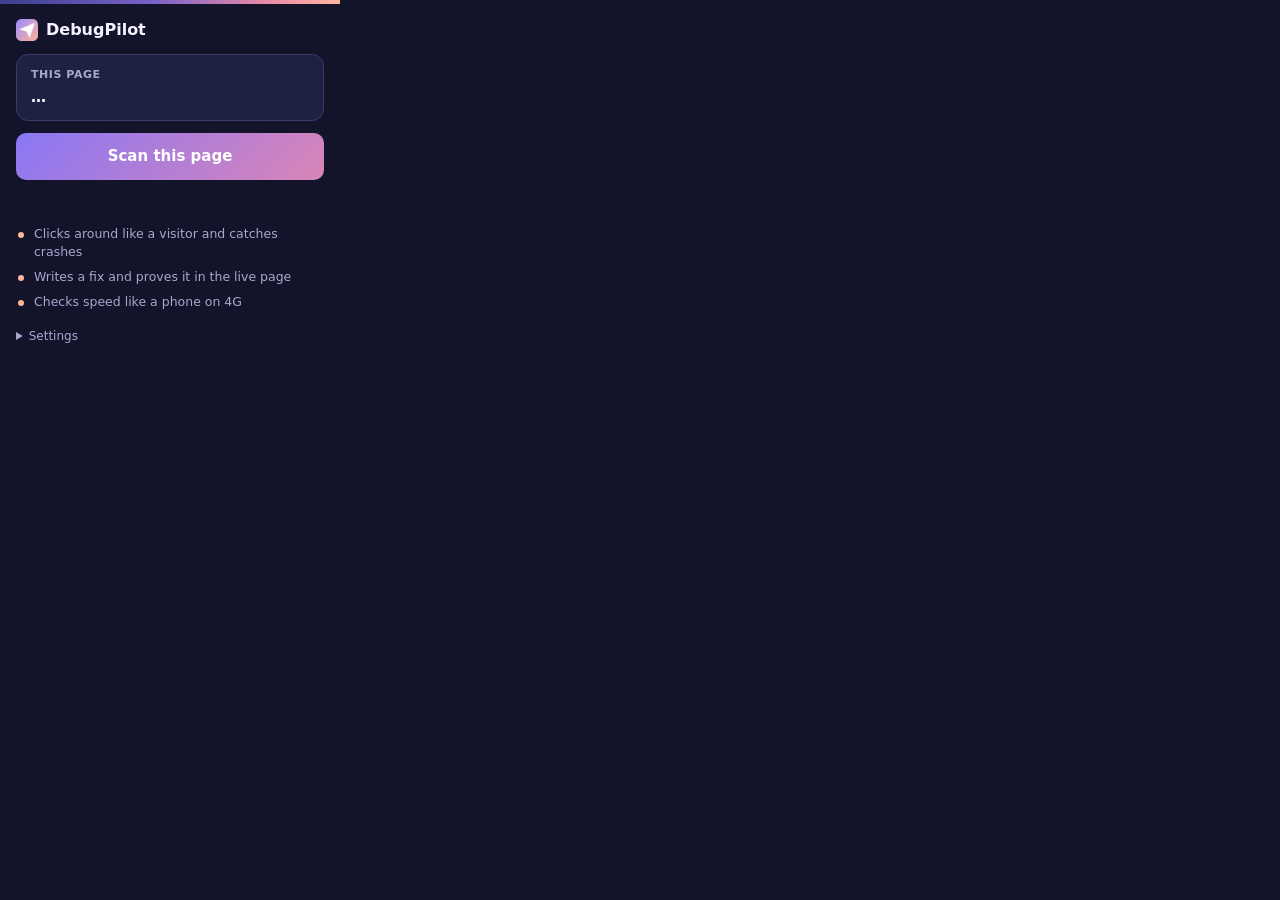
<file: extension/popup.html>
<!DOCTYPE html>
<html lang="en">
<head>
<meta charset="utf-8">
<style>
:root{--bg:#13142a;--panel:#1f2142;--panel-3:#2c2e57;--line:#383b6b;--text:#f4f2ff;--sub:#a9a7cf;--coral:#ff8a7a;--mint:#6fe0bf;--peach:#ffb59c;
  --grad:linear-gradient(135deg,#8a77f5,#d985b7);--dusk:linear-gradient(90deg,#3b3f8f,#7a62c9 45%,#e98aa8 78%,#ffb59c)}
*{box-sizing:border-box} body{margin:0;width:340px;background:var(--bg);color:var(--text);font:14px/1.5 Roboto,"Segoe UI",system-ui,sans-serif}
.strip{height:4px;background:var(--dusk)}
header{display:flex;align-items:center;gap:8px;padding:14px 16px 4px;font-weight:800;font-size:16px}
header img{width:22px;height:22px}
main{padding:8px 16px 16px}
.site{background:var(--panel);border:1px solid var(--line);border-radius:12px;padding:12px 14px;margin-bottom:12px}
.site small{display:block;color:var(--sub);font-size:11px;font-weight:700;text-transform:uppercase;letter-spacing:.05em}
.site b{display:block;font-size:15px;word-break:break-all;margin-top:2px}
.site span{display:block;color:var(--sub);font-size:12px;word-break:break-all}
button{font:inherit;cursor:pointer;border:0;border-radius:10px}
#scan{width:100%;padding:12px;background:var(--grad);color:#fff;font-weight:700;font-size:15px}
#scan:hover{filter:brightness(1.08)} #scan:disabled{opacity:.5;cursor:default;filter:none}
.msg{margin-top:10px;font-size:13px;min-height:20px}
.msg.err{color:var(--coral)} .msg.ok{color:var(--mint)}
.what{margin:12px 0 0;padding:0;list-style:none;color:var(--sub);font-size:12.5px}
.what li{padding:3px 0 3px 18px;position:relative} .what li::before{content:"";position:absolute;left:2px;top:10px;width:6px;height:6px;border-radius:50%;background:var(--peach)}
details{margin-top:12px;color:var(--sub);font-size:12px} summary{cursor:pointer}
.row{display:flex;gap:6px;margin-top:8px}
input{flex:1;min-width:0;background:var(--panel);border:1px solid var(--line);border-radius:8px;color:var(--text);padding:7px 9px;font:inherit;font-size:12px}
#save{background:var(--panel-3);color:var(--text);padding:0 12px;font-size:12px}
a{color:var(--peach)}
</style>
</head>
<body>
<div class="strip"></div>
<header><img src="icon48.png" alt="">DebugPilot</header>
<main>
  <div class="site"><small>This page</small><b id="host">…</b><span id="url"></span></div>
  <button id="scan" type="button">Scan this page</button>
  <div class="msg" id="msg" role="status"></div>
  <ul class="what">
    <li>Clicks around like a visitor and catches crashes</li>
    <li>Writes a fix and proves it in the live page</li>
    <li>Checks speed like a phone on 4G</li>
  </ul>
  <details><summary>Settings</summary>
    <div style="margin-top:8px">DebugPilot address</div>
    <div class="row"><input id="server" type="text" spellcheck="false"><button id="save" type="button">Save</button></div>
    <div style="margin-top:6px">Leave this as it is. Only change it if you run DebugPilot on your own computer (http://localhost:8000).</div>
  </details>
</main>
<script src="scan.js"></script>
<script src="popup.js"></script>
</body>
</html>
</file>
<file: docs/report/theme.css>
/* DebugPilot dusk theme, shared by the Scan home page and the Report page. */
:root{
  --bg:#13142a; --panel:#1f2142; --panel-2:#191b37; --panel-3:#2c2e57; --line:#383b6b; --line-2:#272a4d;
  --text:#f4f2ff; --body:#d9d7f0; --sub:#a9a7cf; --dim:#7e7ca8;
  --lav:#9d8cff; --lav-2:#8a77f5;
  --mint:#6fe0bf; --mint-bg:#1b3440; --mint-line:#28505a;
  --coral:#ff8a7a; --coral-bg:#382342; --coral-line:#55304f;
  --peach:#ffb59c; --peach-bg:#3b2a3e;
  --dusk:linear-gradient(90deg,#3b3f8f 0%,#7a62c9 45%,#e98aa8 78%,#ffb59c 100%);
  --grad:linear-gradient(135deg,#8a77f5,#d985b7);
  --mono:ui-monospace,"SF Mono",Menlo,Consolas,monospace;
  color-scheme:dark;
}
*{box-sizing:border-box} html,body{margin:0}
body{background:var(--bg);color:var(--text);font:14px/1.6 Roboto,"Segoe UI",system-ui,-apple-system,Arial,sans-serif;min-width:320px}
a{color:inherit;text-decoration:none} button{font:inherit;cursor:pointer;color:inherit} [hidden]{display:none!important}
:focus-visible{outline:2px solid var(--lav);outline-offset:2px}

/* Top bar */
.top{height:52px;display:flex;align-items:center;gap:6px;padding:0 20px;border-bottom:1px solid var(--line-2)}
.logo{display:flex;align-items:center;gap:8px;font-size:19px;font-weight:800;letter-spacing:-.5px;margin-right:22px}
.logo i{width:24px;height:24px;border-radius:7px;background:linear-gradient(135deg,#9d8cff,#ffb59c);display:grid;place-items:center}
.tabs{display:flex;height:100%}
.tabs a{display:flex;align-items:center;padding:0 12px;font-size:14px;color:var(--sub);font-weight:500}
.tabs a:hover{color:var(--text)} .tabs a[aria-current=page]{color:var(--text);font-weight:700}
.me{margin-left:auto;display:flex;align-items:center;gap:8px;font-size:13px;color:var(--sub)}
.me b{width:28px;height:28px;border-radius:50%;background:var(--panel-3);display:grid;place-items:center;font-size:10.5px;color:var(--text)}
.strip{height:4px;background:var(--dusk)}

/* Shared pieces */
.box{background:var(--panel);border:1px solid var(--line-2);border-radius:14px}
.btn{display:inline-flex;align-items:center;gap:6px;border:0;border-radius:8px;background:var(--grad);color:#fff;padding:9px 16px;font-weight:700;font-size:13px}
.btn:hover{filter:brightness(1.08)}
.btn.ghost{background:var(--panel-3)} .btn.ghost:hover{background:var(--line)}
.good{color:var(--mint)} .ok{color:var(--peach)} .poor{color:var(--coral)}
.tagpill{display:inline-block;font-size:11px;font-weight:700;border-radius:999px;padding:1px 9px;white-space:nowrap}
.tagpill.good{background:var(--mint-bg)} .tagpill.ok{background:var(--peach-bg)} .tagpill.poor{background:var(--coral-bg)}
.muted{color:var(--sub)}

/* Sub-nav bar under the top bar (stats-site style), in the sunset gradient */
.subnav{height:46px;background:var(--dusk);display:flex;justify-content:center;gap:4px}
.subnav a{display:flex;align-items:center;padding:0 14px;font-size:14px;color:rgba(255,255,255,.8);position:relative}
.subnav a:hover{color:#fff} .subnav a.on{color:#fff;font-weight:700}
.subnav a.on::after{content:"";position:absolute;left:14px;right:14px;bottom:0;height:3px;border-radius:2px 2px 0 0;background:#fff}
.subnav .count{font-size:11px;font-weight:700;background:rgba(255,255,255,.9);color:#7a62c9;border-radius:9px;padding:0 6px;margin-left:6px;line-height:17px}
.new{display:inline-block;background:var(--peach);color:#3a2440;font-size:11px;font-weight:700;border-radius:4px;padding:0 6px}

/* Match-history style rows: mint = fix proven, coral = not fixed */
.row{display:flex;margin:0 0 8px;border-radius:12px;overflow:hidden;background:var(--coral-bg)}
.row.proven{background:var(--mint-bg)}
.row .edge{width:6px;flex:none;background:var(--coral)} .row.proven .edge{background:var(--mint)}
.row .main{flex:1;min-width:0;display:grid;grid-template-columns:112px minmax(0,1fr) 112px;gap:14px;padding:12px 14px;align-items:center;cursor:pointer}
.row .st b{display:block;font-size:13px;color:var(--coral)} .row.proven .st b{color:var(--mint)}
.row .st span{display:block;color:var(--sub);font-size:12px}
.row .st hr{border:0;border-top:1px solid var(--coral-line);width:46px;margin:6px 0} .row.proven .st hr{border-color:var(--mint-line)}
.row .what b{display:block;font-size:15px;line-height:1.4}
.row .what code{display:block;font-family:var(--mono);font-size:12px;color:var(--sub);margin-top:4px;white-space:nowrap;overflow:hidden;text-overflow:ellipsis}
.row .side{font-size:12px;color:var(--sub);text-align:right} .row .side b{display:block;font-size:17px;color:var(--text)}
.row .tog{width:42px;flex:none;border:0;background:var(--coral-line);display:grid;place-items:end center;padding-bottom:12px}
.row.proven .tog{background:var(--mint-line)}
.row .tog svg{transition:transform .15s} .row.open .tog svg{transform:rotate(180deg)}
.rowdetail{background:var(--panel-2);border:1px solid var(--line-2);border-radius:0 0 12px 12px;margin:-14px 0 10px;padding:14px 20px 6px}
.statrow{display:flex;justify-content:space-between;align-items:center;gap:10px;padding:9px 16px;border-top:1px solid var(--line-2)}
.statrow span{color:var(--sub)} .statrow b{white-space:nowrap}
.boxh{display:flex;justify-content:space-between;align-items:center;padding:12px 16px;font-weight:700;font-size:15px}
.boxh small{font-weight:400;color:var(--sub);font-size:12px}
@media (max-width:700px){.row .main{grid-template-columns:1fr}.row .side{text-align:left}}
</file>
